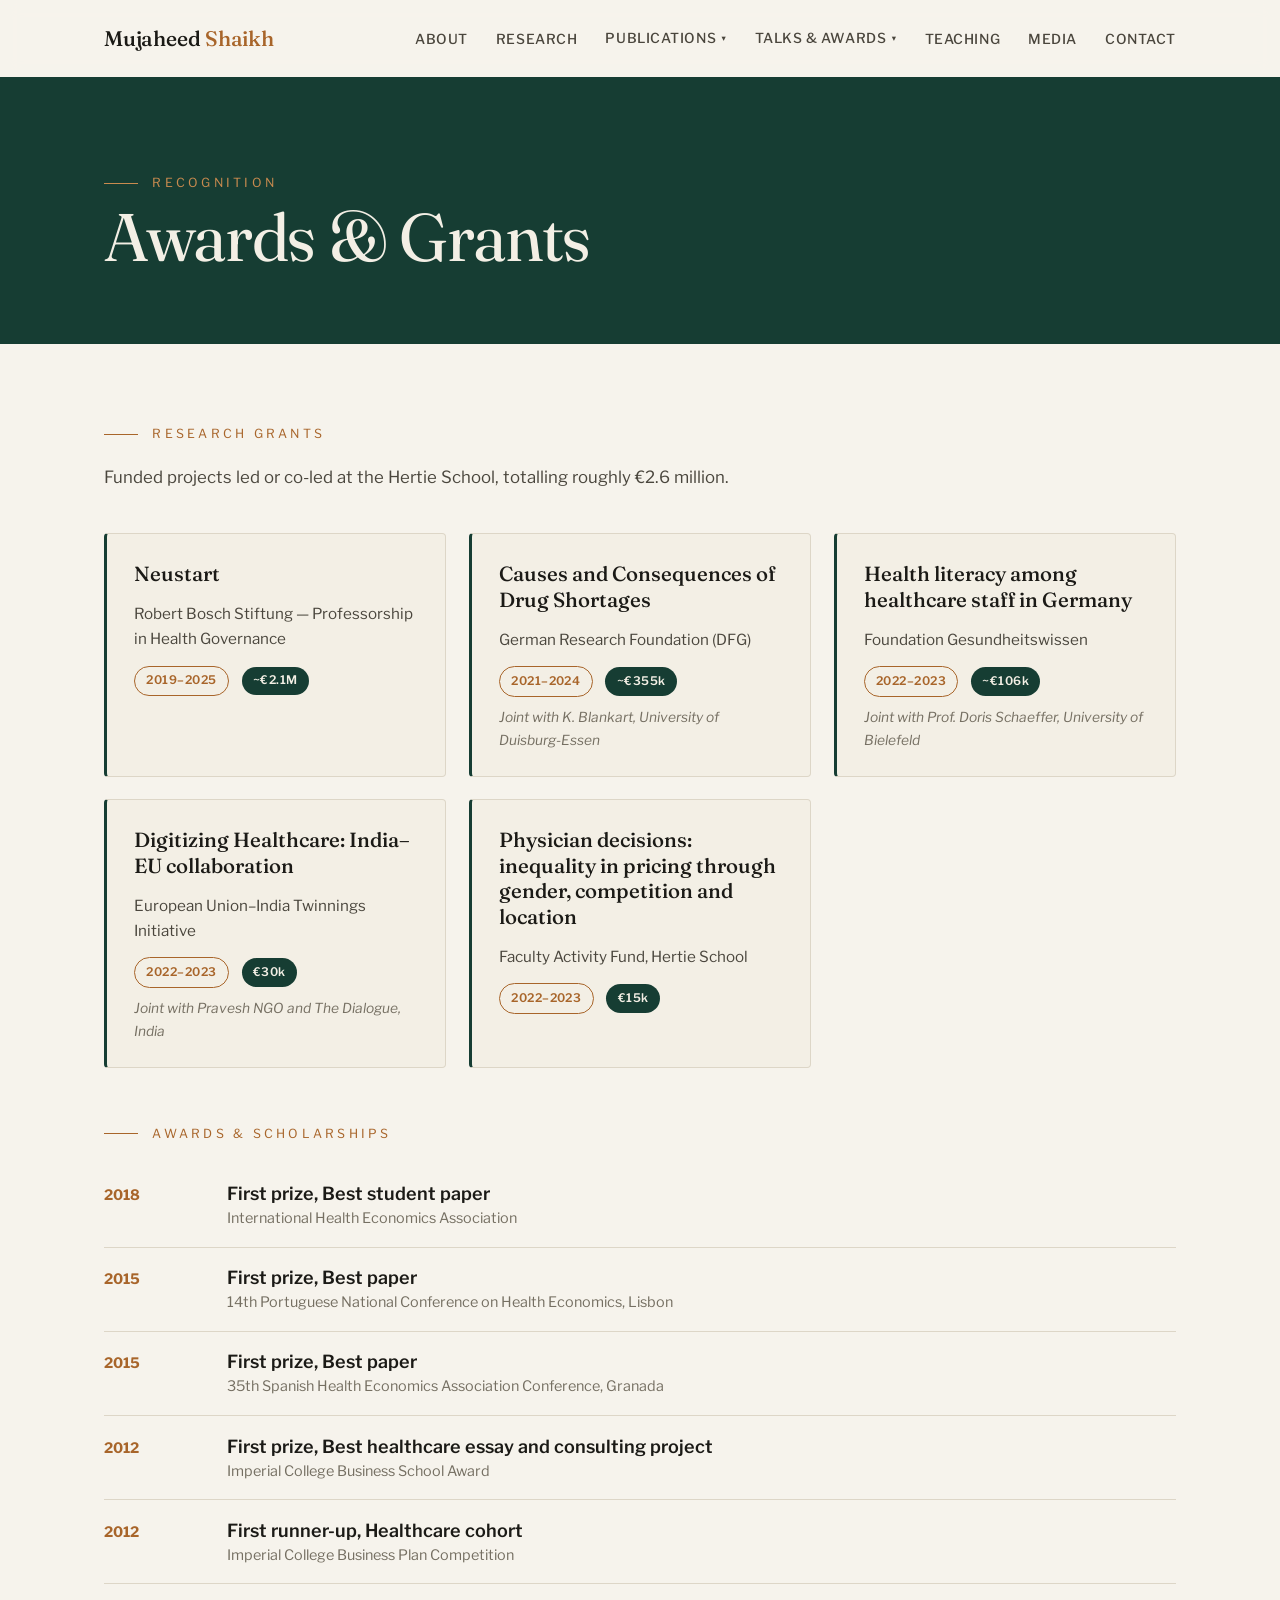
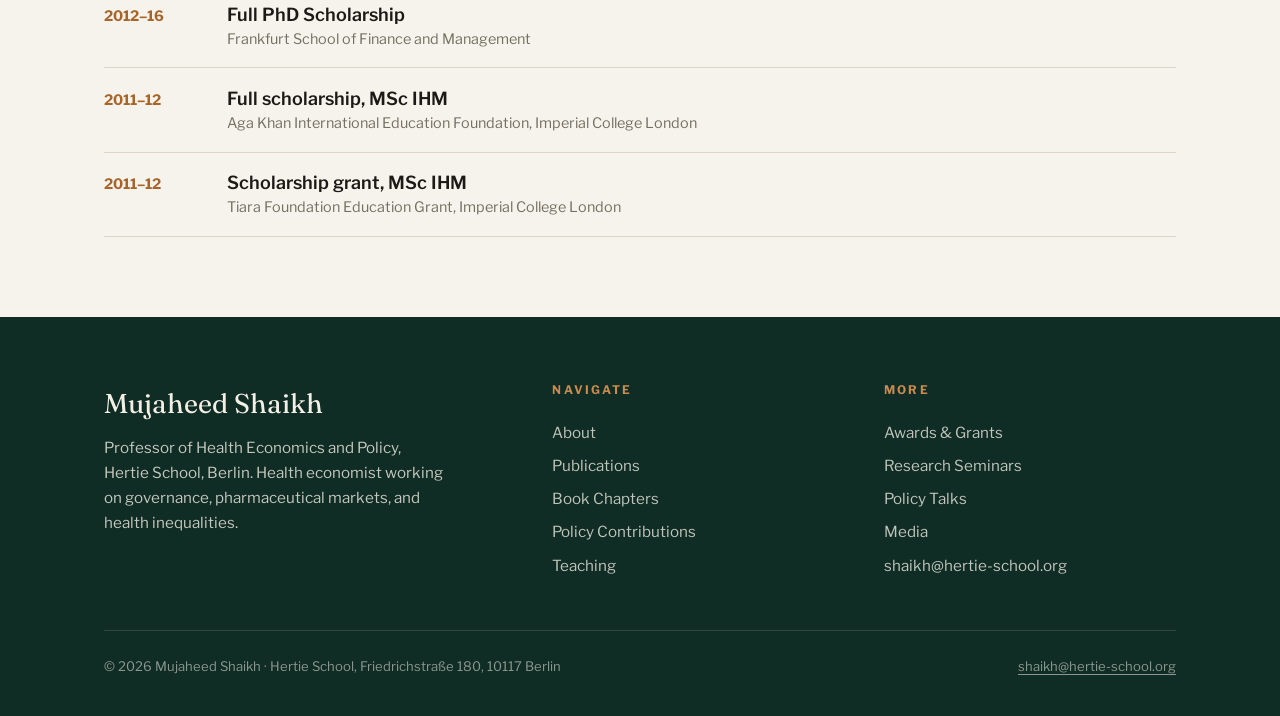
<file: awards-grants.html>
<!DOCTYPE html>
<html lang="en">
<head>
<meta charset="UTF-8">
<meta name="viewport" content="width=device-width, initial-scale=1.0">
<title>Awards &amp; Grants | Mujaheed Shaikh</title>
<link rel="canonical" href="https://mujaheedshaikh.com/awards-grants.html" />
<meta name="description" content="Research grants, awards, and scholarships held by Mujaheed Shaikh.">
<link rel="preconnect" href="https://fonts.googleapis.com">
<link rel="preconnect" href="https://fonts.gstatic.com" crossorigin>
<link href="https://fonts.googleapis.com/css2?family=Fraunces:ital,opsz,wght@0,9..144,300..600;1,9..144,300..500&family=Libre+Franklin:wght@300;400;500;600;700&display=swap" rel="stylesheet">
<link rel="icon" href="favicon.svg" type="image/svg+xml">
<link rel="icon" href="favicon.ico" sizes="any">
<link rel="apple-touch-icon" href="apple-touch-icon.png">
<link rel="stylesheet" href="styles.css">
</head>
<body>

<header class="site-header" id="top">
  <nav class="wrap nav">
    <a class="brand" href="index.html">Mujaheed <span>Shaikh</span></a>
    <input type="checkbox" id="nav-toggle" class="nav-toggle" hidden>
    <ul class="nav-links">
      <li><a href="index.html#about">About</a></li>
      <li><a href="index.html#research">Research</a></li>
      <li class="has-dropdown">
        <a href="peer-reviewed-publications.html" class="drop-toggle">Publications <span class="caret">&#9662;</span></a>
        <ul class="dropdown">
          <li><a href="peer-reviewed-publications.html">Peer-Reviewed Articles</a></li>
          <li><a href="book-chapters.html">Book Chapters</a></li>
          <li><a href="policy-contributions.html">Policy Contributions</a></li>
        </ul>
      </li>
      <li class="has-dropdown">
        <a href="research-seminars.html" class="drop-toggle">Talks &amp; Awards <span class="caret">&#9662;</span></a>
        <ul class="dropdown">
          <li><a href="research-seminars.html">Research Seminars</a></li>
          <li><a href="policy-talks.html">Policy Talks</a></li>
          <li><a href="awards-grants.html">Awards &amp; Grants</a></li>
        </ul>
      </li>
      <li><a href="teaching.html">Teaching</a></li>
      <li><a href="media.html">Media</a></li>
      <li><a href="index.html#contact">Contact</a></li>
    </ul>
    <label class="hamburger" for="nav-toggle" aria-label="Menu"><span></span><span></span><span></span></label>
  </nav>
</header>

<section class="page-head">
  <div class="wrap">
    <p class="section-label">Recognition</p>
    <h1>Awards &amp; Grants</h1>
    
  </div>
</section>

<section class="content">
  <div class="wrap">
<p class="section-label">Research Grants</p>
<p class="content-lead">Funded projects led or co-led at the Hertie School, totalling roughly &euro;2.6 million.</p>
<div class="card-grid"><div class="grant-card">
      <h3>Neustart</h3>
      <p class="funder">Robert Bosch Stiftung &mdash; Professorship in Health Governance</p>
      <div class="grant-meta"><span class="pill year">2019&ndash;2025</span><span class="pill amount">~&euro;2.1M</span></div>
      
    </div><div class="grant-card">
      <h3>Causes and Consequences of Drug Shortages</h3>
      <p class="funder">German Research Foundation (DFG)</p>
      <div class="grant-meta"><span class="pill year">2021&ndash;2024</span><span class="pill amount">~&euro;355k</span></div>
      <p class="joint">Joint with K. Blankart, University of Duisburg-Essen</p>
    </div><div class="grant-card">
      <h3>Health literacy among healthcare staff in Germany</h3>
      <p class="funder">Foundation Gesundheitswissen</p>
      <div class="grant-meta"><span class="pill year">2022&ndash;2023</span><span class="pill amount">~&euro;106k</span></div>
      <p class="joint">Joint with Prof. Doris Schaeffer, University of Bielefeld</p>
    </div><div class="grant-card">
      <h3>Digitizing Healthcare: India&ndash;EU collaboration</h3>
      <p class="funder">European Union&ndash;India Twinnings Initiative</p>
      <div class="grant-meta"><span class="pill year">2022&ndash;2023</span><span class="pill amount">&euro;30k</span></div>
      <p class="joint">Joint with Pravesh NGO and The Dialogue, India</p>
    </div><div class="grant-card">
      <h3>Physician decisions: inequality in pricing through gender, competition and location</h3>
      <p class="funder">Faculty Activity Fund, Hertie School</p>
      <div class="grant-meta"><span class="pill year">2022&ndash;2023</span><span class="pill amount">&euro;15k</span></div>
      
    </div></div>
<div style="height:3.5rem"></div>
<p class="section-label">Awards &amp; Scholarships</p>
<ul class="award-list"><li><span class="when">2018</span><span class="what"><strong>First prize, Best student paper</strong><span class="org">International Health Economics Association</span></span></li><li><span class="when">2015</span><span class="what"><strong>First prize, Best paper</strong><span class="org">14th Portuguese National Conference on Health Economics, Lisbon</span></span></li><li><span class="when">2015</span><span class="what"><strong>First prize, Best paper</strong><span class="org">35th Spanish Health Economics Association Conference, Granada</span></span></li><li><span class="when">2012</span><span class="what"><strong>First prize, Best healthcare essay and consulting project</strong><span class="org">Imperial College Business School Award</span></span></li><li><span class="when">2012</span><span class="what"><strong>First runner-up, Healthcare cohort</strong><span class="org">Imperial College Business Plan Competition</span></span></li><li><span class="when">2012&ndash;16</span><span class="what"><strong>Full PhD Scholarship</strong><span class="org">Frankfurt School of Finance and Management</span></span></li><li><span class="when">2011&ndash;12</span><span class="what"><strong>Full scholarship, MSc IHM</strong><span class="org">Aga Khan International Education Foundation, Imperial College London</span></span></li><li><span class="when">2011&ndash;12</span><span class="what"><strong>Scholarship grant, MSc IHM</strong><span class="org">Tiara Foundation Education Grant, Imperial College London</span></span></li></ul>  </div>
</section>

<footer class="site-footer" id="contact">
  <div class="wrap">
    <div class="footer-top">
      <div class="footer-brand">
        <p class="name">Mujaheed Shaikh</p>
        <p>Professor of Health Economics and Policy, Hertie School, Berlin. Health economist working on governance, pharmaceutical markets, and health inequalities.</p>
      </div>
      <div class="footer-col">
        <h5>Navigate</h5>
        <a href="index.html#about">About</a>
        <a href="peer-reviewed-publications.html">Publications</a>
        <a href="book-chapters.html">Book Chapters</a>
        <a href="policy-contributions.html">Policy Contributions</a>
        <a href="teaching.html">Teaching</a>
      </div>
      <div class="footer-col">
        <h5>More</h5>
        <a href="awards-grants.html">Awards &amp; Grants</a>
        <a href="research-seminars.html">Research Seminars</a>
        <a href="policy-talks.html">Policy Talks</a>
        <a href="media.html">Media</a>
        <a href="mailto:shaikh@hertie-school.org">shaikh@hertie-school.org</a>
      </div>
    </div>
    <div class="footer-bottom">
      <span>&copy; <span id="year"></span> Mujaheed Shaikh &middot; Hertie School, Friedrichstra&szlig;e 180, 10117 Berlin</span>
      <span><a href="mailto:shaikh@hertie-school.org">shaikh@hertie-school.org</a></span>
    </div>
  </div>
</footer>

<script>
  const header = document.querySelector('.site-header');
  const onScroll = () => header.classList.toggle('scrolled', window.scrollY > 20);
  onScroll(); window.addEventListener('scroll', onScroll, { passive: true });
  const toggle = document.getElementById('nav-toggle');
  document.querySelectorAll('.nav-links a').forEach(a => a.addEventListener('click', () => { toggle.checked = false; }));
  document.getElementById('year').textContent = new Date().getFullYear();
</script>
</body>
</html>
</file>
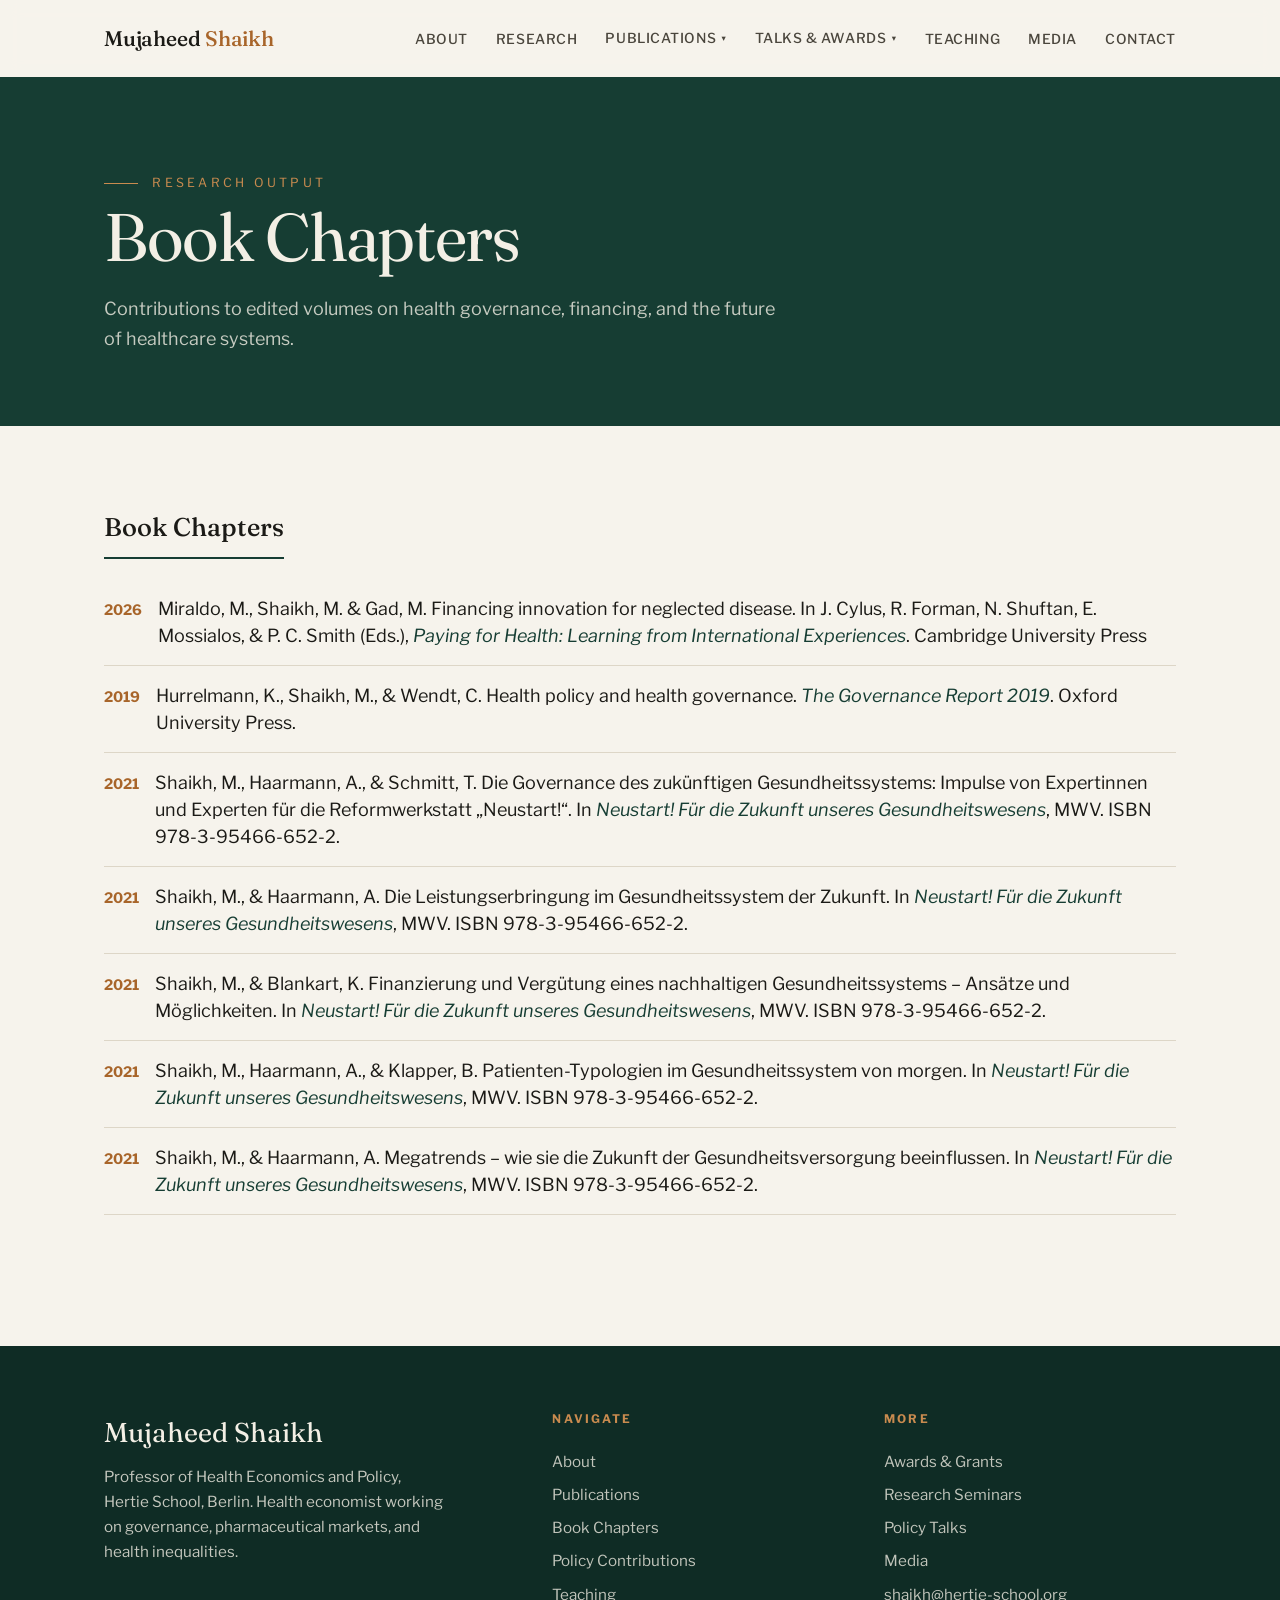
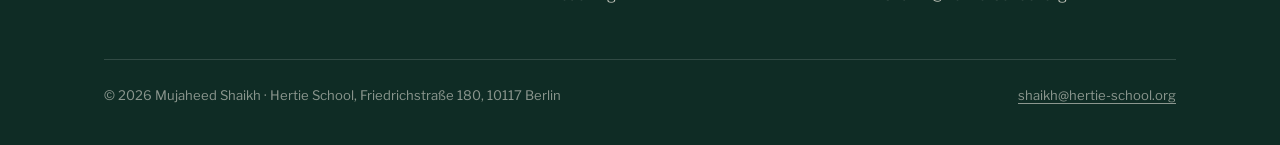
<file: book-chapters.html>
<!DOCTYPE html>
<html lang="en">
<head>
<meta charset="UTF-8">
<meta name="viewport" content="width=device-width, initial-scale=1.0">
<title>Book Chapters | Mujaheed Shaikh</title>
<link rel="canonical" href="https://mujaheedshaikh.com/book-chapters.html" />
<meta name="description" content="Book chapters by Mujaheed Shaikh on health governance, financing, and policy.">
<link rel="preconnect" href="https://fonts.googleapis.com">
<link rel="preconnect" href="https://fonts.gstatic.com" crossorigin>
<link href="https://fonts.googleapis.com/css2?family=Fraunces:ital,opsz,wght@0,9..144,300..600;1,9..144,300..500&family=Libre+Franklin:wght@300;400;500;600;700&display=swap" rel="stylesheet">
<link rel="icon" href="favicon.svg" type="image/svg+xml">
<link rel="icon" href="favicon.ico" sizes="any">
<link rel="apple-touch-icon" href="apple-touch-icon.png">
<link rel="stylesheet" href="styles.css">
</head>
<body>

<header class="site-header" id="top">
  <nav class="wrap nav">
    <a class="brand" href="index.html">Mujaheed <span>Shaikh</span></a>
    <input type="checkbox" id="nav-toggle" class="nav-toggle" hidden>
    <ul class="nav-links">
      <li><a href="index.html#about">About</a></li>
      <li><a href="index.html#research">Research</a></li>
      <li class="has-dropdown">
        <a href="peer-reviewed-publications.html" class="drop-toggle">Publications <span class="caret">&#9662;</span></a>
        <ul class="dropdown">
          <li><a href="peer-reviewed-publications.html">Peer-Reviewed Articles</a></li>
          <li><a href="book-chapters.html">Book Chapters</a></li>
          <li><a href="policy-contributions.html">Policy Contributions</a></li>
        </ul>
      </li>
      <li class="has-dropdown">
        <a href="research-seminars.html" class="drop-toggle">Talks &amp; Awards <span class="caret">&#9662;</span></a>
        <ul class="dropdown">
          <li><a href="research-seminars.html">Research Seminars</a></li>
          <li><a href="policy-talks.html">Policy Talks</a></li>
          <li><a href="awards-grants.html">Awards &amp; Grants</a></li>
        </ul>
      </li>
      <li><a href="teaching.html">Teaching</a></li>
      <li><a href="media.html">Media</a></li>
      <li><a href="index.html#contact">Contact</a></li>
    </ul>
    <label class="hamburger" for="nav-toggle" aria-label="Menu"><span></span><span></span><span></span></label>
  </nav>
</header>

<section class="page-head">
  <div class="wrap">
    <p class="section-label">Research Output</p>
    <h1>Book Chapters</h1>
    <p>Contributions to edited volumes on health governance, financing, and the future of healthcare systems.</p>
  </div>
</section>

<section class="content">
  <div class="wrap">
<div class="pub-group"><h2>Book Chapters</h2><ul class="ref-list"><li><span class="yr">2026</span><span class="ref">Miraldo, M., Shaikh, M. &amp; Gad, M. Financing innovation for neglected disease. In J. Cylus, R. Forman, N. Shuftan, E. Mossialos, & P. C. Smith (Eds.), <span class="venue">Paying for Health: Learning from International Experiences</span>. Cambridge University Press</span></li><li><span class="yr">2019</span><span class="ref">Hurrelmann, K., Shaikh, M., &amp; Wendt, C. Health policy and health governance. <span class="venue">The Governance Report 2019</span>. Oxford University Press.</span></li><li><span class="yr">2021</span><span class="ref">Shaikh, M., Haarmann, A., &amp; Schmitt, T. Die Governance des zuk&uuml;nftigen Gesundheitssystems: Impulse von Expertinnen und Experten f&uuml;r die Reformwerkstatt &bdquo;Neustart!&ldquo;. In <span class="venue">Neustart! F&uuml;r die Zukunft unseres Gesundheitswesens</span>, MWV. ISBN 978-3-95466-652-2.</span></li><li><span class="yr">2021</span><span class="ref">Shaikh, M., &amp; Haarmann, A. Die Leistungserbringung im Gesundheitssystem der Zukunft. In <span class="venue">Neustart! F&uuml;r die Zukunft unseres Gesundheitswesens</span>, MWV. ISBN 978-3-95466-652-2.</span></li><li><span class="yr">2021</span><span class="ref">Shaikh, M., &amp; Blankart, K. Finanzierung und Verg&uuml;tung eines nachhaltigen Gesundheitssystems &ndash; Ans&auml;tze und M&ouml;glichkeiten. In <span class="venue">Neustart! F&uuml;r die Zukunft unseres Gesundheitswesens</span>, MWV. ISBN 978-3-95466-652-2.</span></li><li><span class="yr">2021</span><span class="ref">Shaikh, M., Haarmann, A., &amp; Klapper, B. Patienten-Typologien im Gesundheitssystem von morgen. In <span class="venue">Neustart! F&uuml;r die Zukunft unseres Gesundheitswesens</span>, MWV. ISBN 978-3-95466-652-2.</span></li><li><span class="yr">2021</span><span class="ref">Shaikh, M., &amp; Haarmann, A. Megatrends &ndash; wie sie die Zukunft der Gesundheitsversorgung beeinflussen. In <span class="venue">Neustart! F&uuml;r die Zukunft unseres Gesundheitswesens</span>, MWV. ISBN 978-3-95466-652-2.</span></li></ul></div>  </div>
</section>

<footer class="site-footer" id="contact">
  <div class="wrap">
    <div class="footer-top">
      <div class="footer-brand">
        <p class="name">Mujaheed Shaikh</p>
        <p>Professor of Health Economics and Policy, Hertie School, Berlin. Health economist working on governance, pharmaceutical markets, and health inequalities.</p>
      </div>
      <div class="footer-col">
        <h5>Navigate</h5>
        <a href="index.html#about">About</a>
        <a href="peer-reviewed-publications.html">Publications</a>
        <a href="book-chapters.html">Book Chapters</a>
        <a href="policy-contributions.html">Policy Contributions</a>
        <a href="teaching.html">Teaching</a>
      </div>
      <div class="footer-col">
        <h5>More</h5>
        <a href="awards-grants.html">Awards &amp; Grants</a>
        <a href="research-seminars.html">Research Seminars</a>
        <a href="policy-talks.html">Policy Talks</a>
        <a href="media.html">Media</a>
        <a href="mailto:shaikh@hertie-school.org">shaikh@hertie-school.org</a>
      </div>
    </div>
    <div class="footer-bottom">
      <span>&copy; <span id="year"></span> Mujaheed Shaikh &middot; Hertie School, Friedrichstra&szlig;e 180, 10117 Berlin</span>
      <span><a href="mailto:shaikh@hertie-school.org">shaikh@hertie-school.org</a></span>
    </div>
  </div>
</footer>

<script>
  const header = document.querySelector('.site-header');
  const onScroll = () => header.classList.toggle('scrolled', window.scrollY > 20);
  onScroll(); window.addEventListener('scroll', onScroll, { passive: true });
  const toggle = document.getElementById('nav-toggle');
  document.querySelectorAll('.nav-links a').forEach(a => a.addEventListener('click', () => { toggle.checked = false; }));
  document.getElementById('year').textContent = new Date().getFullYear();
</script>
</body>
</html>
</file>
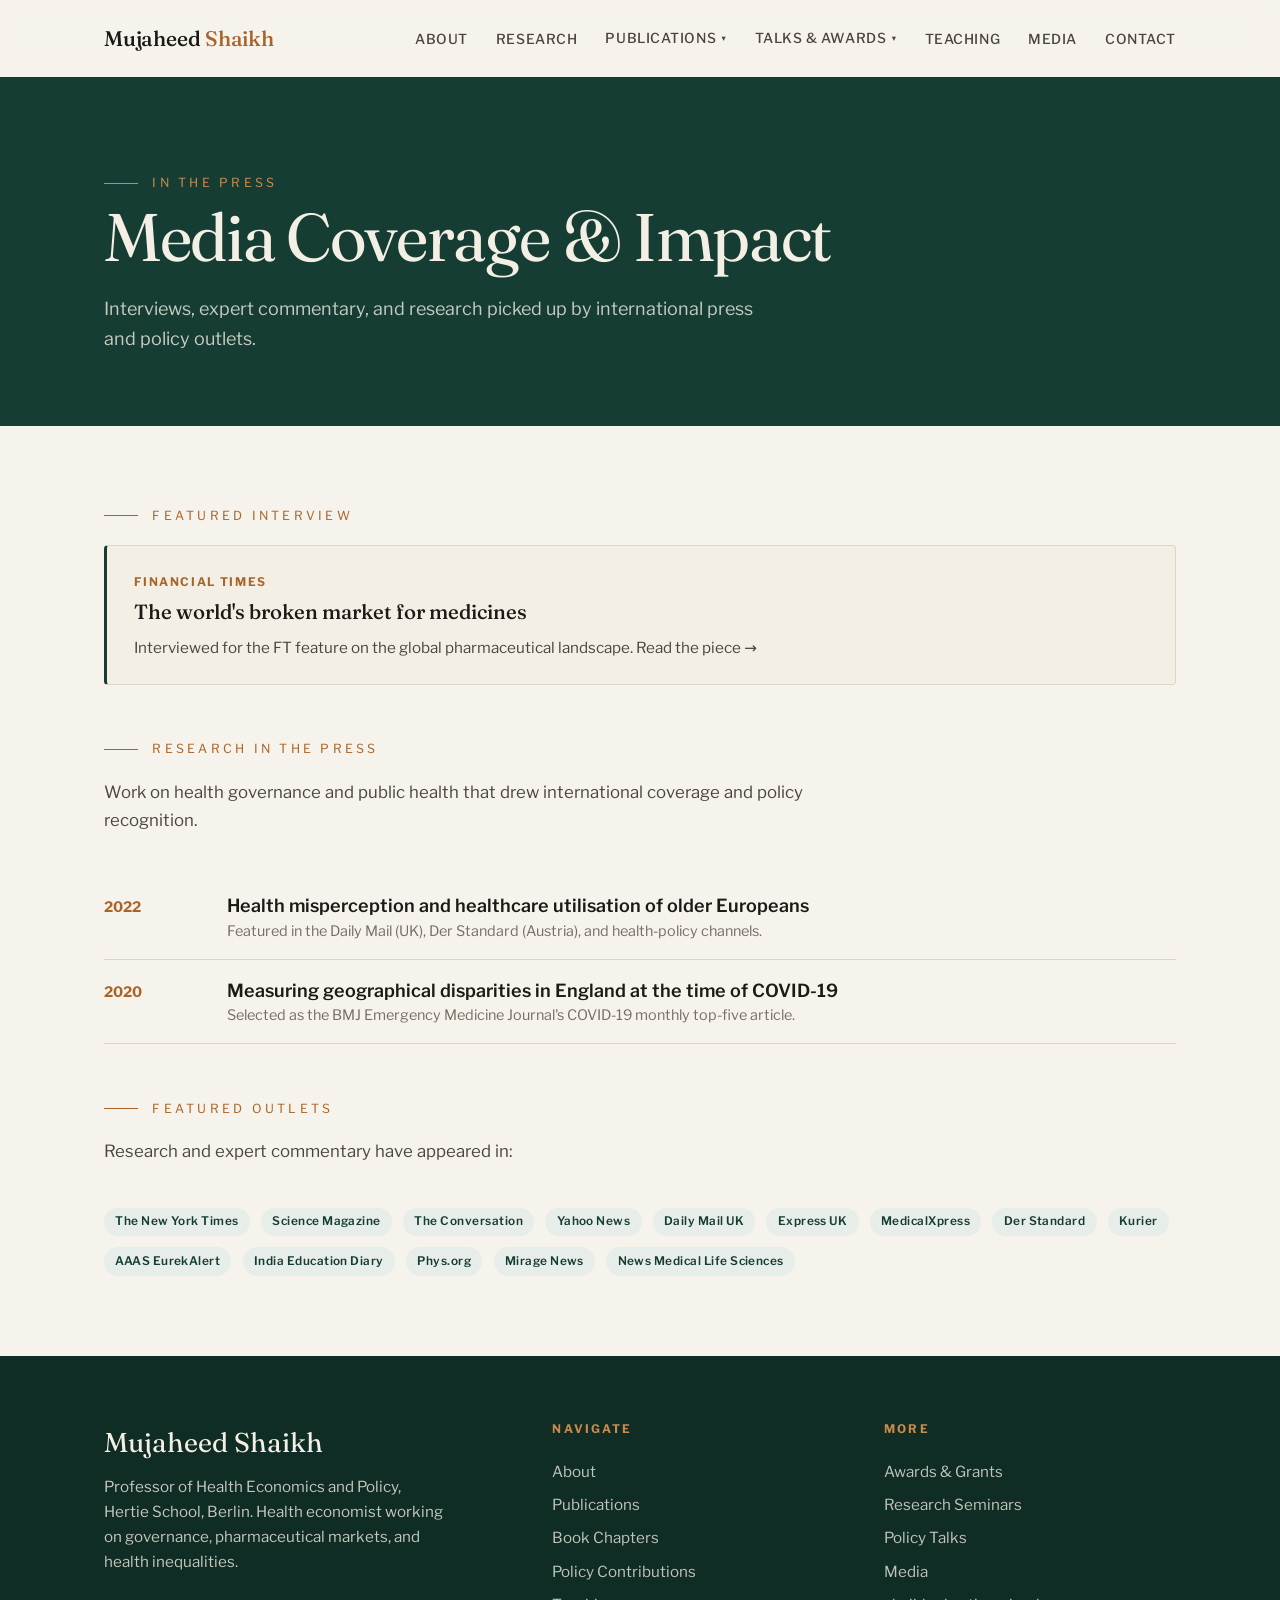
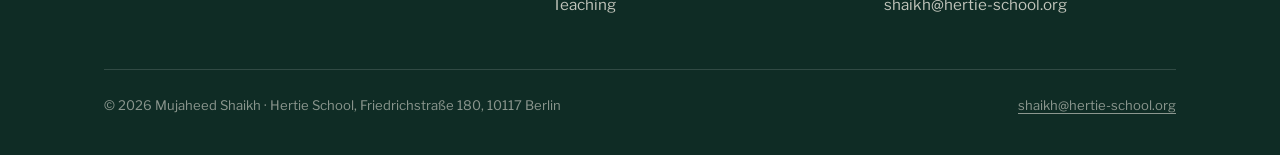
<file: media.html>
<!DOCTYPE html>
<html lang="en">
<head>
<meta charset="UTF-8">
<meta name="viewport" content="width=device-width, initial-scale=1.0">
<title>Media | Mujaheed Shaikh</title>
<link rel="canonical" href="https://mujaheedshaikh.com/media.html" />
<meta name="description" content="Media coverage and public commentary featuring Mujaheed Shaikh, Professor of Health Economics and Policy at the Hertie School, Berlin.">
<link rel="preconnect" href="https://fonts.googleapis.com">
<link rel="preconnect" href="https://fonts.gstatic.com" crossorigin>
<link href="https://fonts.googleapis.com/css2?family=Fraunces:ital,opsz,wght@0,9..144,300..600;1,9..144,300..500&family=Libre+Franklin:wght@300;400;500;600;700&display=swap" rel="stylesheet">
<link rel="icon" href="favicon.svg" type="image/svg+xml">
<link rel="icon" href="favicon.ico" sizes="any">
<link rel="apple-touch-icon" href="apple-touch-icon.png">
<link rel="stylesheet" href="styles.css">
</head>
<body>

<header class="site-header" id="top">
  <nav class="wrap nav">
    <a class="brand" href="index.html">Mujaheed <span>Shaikh</span></a>
    <input type="checkbox" id="nav-toggle" class="nav-toggle" hidden>
    <ul class="nav-links">
      <li><a href="index.html#about">About</a></li>
      <li><a href="index.html#research">Research</a></li>
      <li class="has-dropdown">
        <a href="peer-reviewed-publications.html" class="drop-toggle">Publications <span class="caret">&#9662;</span></a>
        <ul class="dropdown">
          <li><a href="peer-reviewed-publications.html">Peer-Reviewed Articles</a></li>
          <li><a href="book-chapters.html">Book Chapters</a></li>
          <li><a href="policy-contributions.html">Policy Contributions</a></li>
        </ul>
      </li>
      <li class="has-dropdown">
        <a href="research-seminars.html" class="drop-toggle">Talks &amp; Awards <span class="caret">&#9662;</span></a>
        <ul class="dropdown">
          <li><a href="research-seminars.html">Research Seminars</a></li>
          <li><a href="policy-talks.html">Policy Talks</a></li>
          <li><a href="awards-grants.html">Awards &amp; Grants</a></li>
        </ul>
      </li>
      <li><a href="teaching.html">Teaching</a></li>
      <li><a href="media.html">Media</a></li>
      <li><a href="index.html#contact">Contact</a></li>
    </ul>
    <label class="hamburger" for="nav-toggle" aria-label="Menu"><span></span><span></span><span></span></label>
  </nav>
</header>

<section class="page-head">
  <div class="wrap">
    <p class="section-label">In the Press</p>
    <h1>Media Coverage &amp; Impact</h1>
    <p>Interviews, expert commentary, and research picked up by international press and policy outlets.</p>
  </div>
</section>

<section class="content">
  <div class="wrap">

    <p class="section-label">Featured Interview</p>
    <a class="grant-card" style="display:block;text-decoration:none;margin-bottom:3.4rem" href="https://www.ft.com/content/6143300d-d11a-4b2f-898c-87c5dd0ff6ce" target="_blank" rel="noopener">
      <p class="funder" style="margin-bottom:.4rem;text-transform:uppercase;letter-spacing:.14em;font-size:.74rem;color:var(--ochre);font-weight:700">Financial Times</p>
      <h3 style="margin:0 0 .6rem">The world's broken market for medicines</h3>
      <p class="funder" style="margin:0">Interviewed for the FT feature on the global pharmaceutical landscape. Read the piece &rarr;</p>
    </a>

    <p class="section-label">Research in the Press</p>
    <p class="content-lead">Work on health governance and public health that drew international coverage and policy recognition.</p>
    <ul class="award-list" style="margin-bottom:3.4rem">
      <li>
        <span class="when">2022</span>
        <span class="what"><strong>Health misperception and healthcare utilisation of older Europeans</strong>
        <span class="org">Featured in the Daily Mail (UK), Der Standard (Austria), and health-policy channels.</span></span>
      </li>
      <li>
        <span class="when">2020</span>
        <span class="what"><strong>Measuring geographical disparities in England at the time of COVID-19</strong>
        <span class="org">Selected as the BMJ Emergency Medicine Journal's COVID-19 monthly top-five article.</span></span>
      </li>
    </ul>

    <p class="section-label">Featured Outlets</p>
    <p class="content-lead">Research and expert commentary have appeared in:</p>
    <div class="grant-meta" style="gap:.7rem">
      <span class="pill">The New York Times</span>
      <span class="pill">Science Magazine</span>
      <span class="pill">The Conversation</span>
      <span class="pill">Yahoo News</span>
      <span class="pill">Daily Mail UK</span>
      <span class="pill">Express UK</span>
      <span class="pill">MedicalXpress</span>
      <span class="pill">Der Standard</span>
      <span class="pill">Kurier</span>
      <span class="pill">AAAS EurekAlert</span>
      <span class="pill">India Education Diary</span>
      <span class="pill">Phys.org</span>
      <span class="pill">Mirage News</span>
      <span class="pill">News Medical Life Sciences</span>
    </div>

  </div>
</section>

<footer class="site-footer" id="contact">
  <div class="wrap">
    <div class="footer-top">
      <div class="footer-brand">
        <p class="name">Mujaheed Shaikh</p>
        <p>Professor of Health Economics and Policy, Hertie School, Berlin. Health economist working on governance, pharmaceutical markets, and health inequalities.</p>
      </div>
      <div class="footer-col">
        <h5>Navigate</h5>
        <a href="index.html#about">About</a>
        <a href="peer-reviewed-publications.html">Publications</a>
        <a href="book-chapters.html">Book Chapters</a>
        <a href="policy-contributions.html">Policy Contributions</a>
        <a href="teaching.html">Teaching</a>
      </div>
      <div class="footer-col">
        <h5>More</h5>
        <a href="awards-grants.html">Awards &amp; Grants</a>
        <a href="research-seminars.html">Research Seminars</a>
        <a href="policy-talks.html">Policy Talks</a>
        <a href="media.html">Media</a>
        <a href="mailto:shaikh@hertie-school.org">shaikh@hertie-school.org</a>
      </div>
    </div>
    <div class="footer-bottom">
      <span>&copy; <span id="year"></span> Mujaheed Shaikh &middot; Hertie School, Friedrichstra&szlig;e 180, 10117 Berlin</span>
      <span><a href="mailto:shaikh@hertie-school.org">shaikh@hertie-school.org</a></span>
    </div>
  </div>
</footer>

<script>
  const header = document.querySelector('.site-header');
  const onScroll = () => header.classList.toggle('scrolled', window.scrollY > 20);
  onScroll(); window.addEventListener('scroll', onScroll, { passive: true });
  const toggle = document.getElementById('nav-toggle');
  document.querySelectorAll('.nav-links a').forEach(a => a.addEventListener('click', () => { toggle.checked = false; }));
  document.getElementById('year').textContent = new Date().getFullYear();
</script>
</body>
</html>
</file>
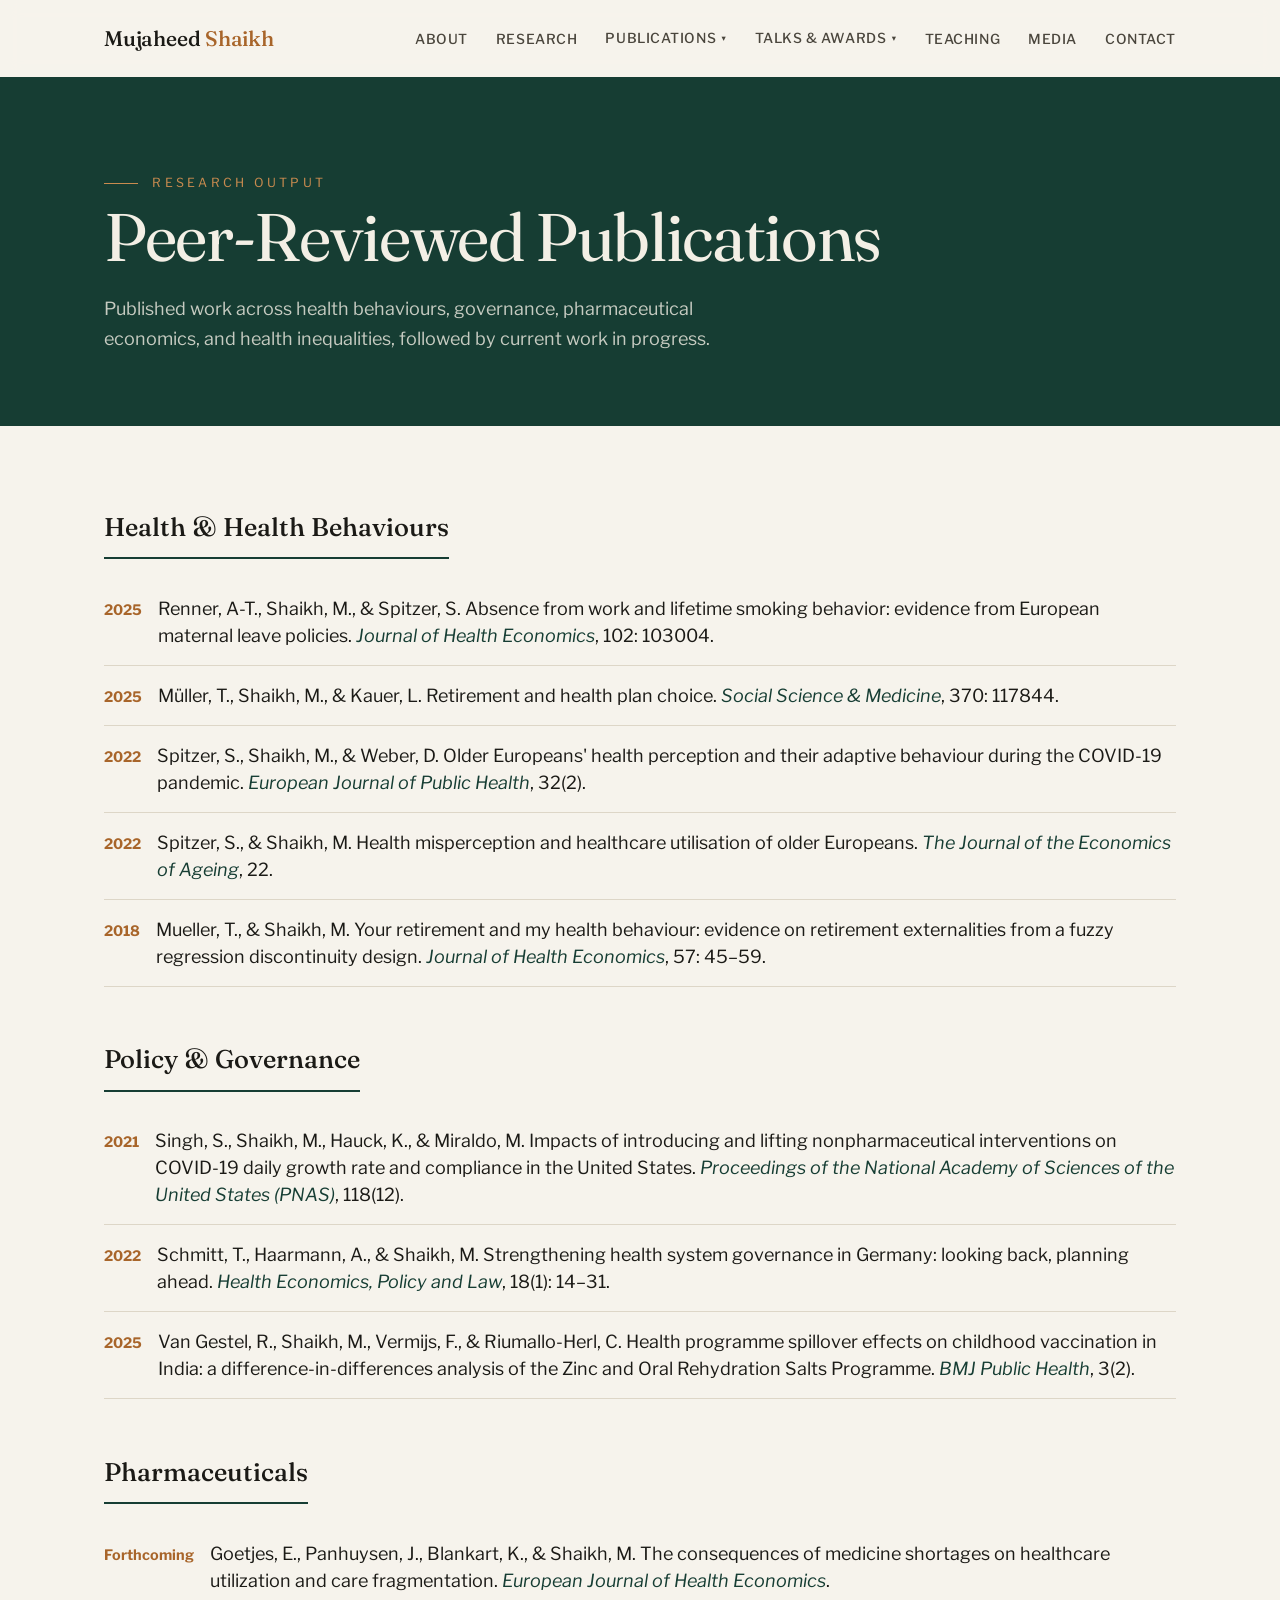
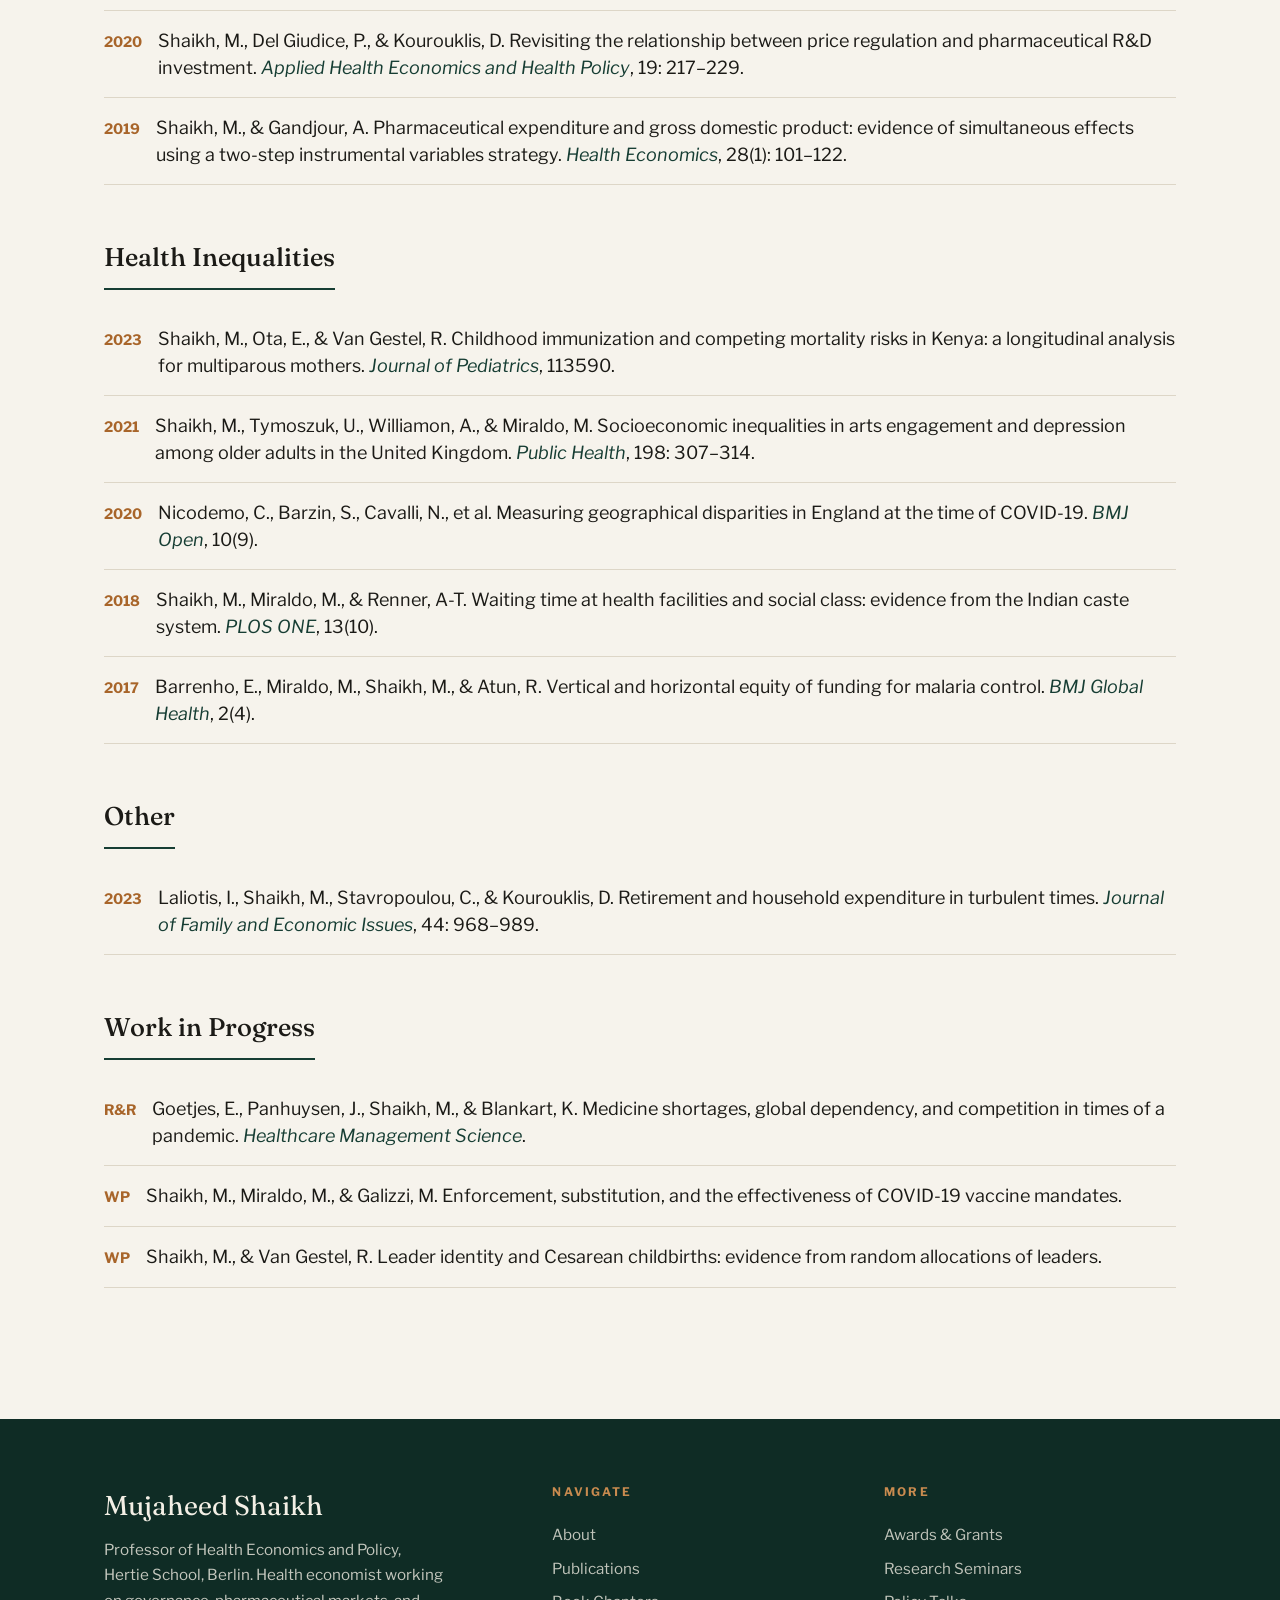
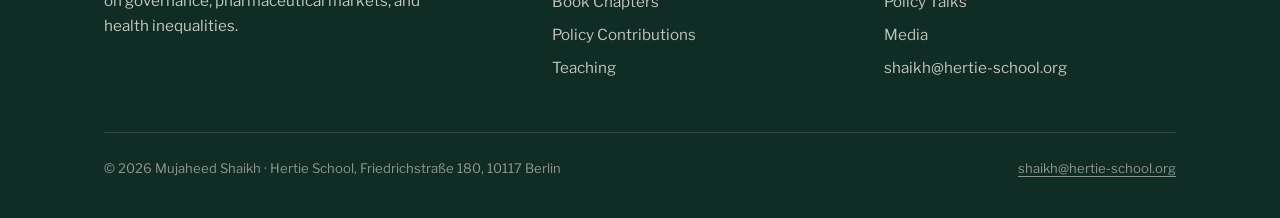
<file: peer-reviewed-publications.html>
<!DOCTYPE html>
<html lang="en">
<head>
<meta charset="UTF-8">
<meta name="viewport" content="width=device-width, initial-scale=1.0">
<title>Publications | Mujaheed Shaikh</title>
<link rel="canonical" href="https://mujaheedshaikh.com/peer-reviewed-publications.html" />
<meta name="description" content="Peer-reviewed publications and work in progress by Mujaheed Shaikh, Professor of Health Economics and Policy at the Hertie School, Berlin.">
<link rel="preconnect" href="https://fonts.googleapis.com">
<link rel="preconnect" href="https://fonts.gstatic.com" crossorigin>
<link href="https://fonts.googleapis.com/css2?family=Fraunces:ital,opsz,wght@0,9..144,300..600;1,9..144,300..500&family=Libre+Franklin:wght@300;400;500;600;700&display=swap" rel="stylesheet">
<link rel="icon" href="favicon.svg" type="image/svg+xml">
<link rel="icon" href="favicon.ico" sizes="any">
<link rel="apple-touch-icon" href="apple-touch-icon.png">
<link rel="stylesheet" href="styles.css">
</head>
<body>

<header class="site-header" id="top">
  <nav class="wrap nav">
    <a class="brand" href="index.html">Mujaheed <span>Shaikh</span></a>
    <input type="checkbox" id="nav-toggle" class="nav-toggle" hidden>
    <ul class="nav-links">
      <li><a href="index.html#about">About</a></li>
      <li><a href="index.html#research">Research</a></li>
      <li class="has-dropdown">
        <a href="peer-reviewed-publications.html" class="drop-toggle">Publications <span class="caret">&#9662;</span></a>
        <ul class="dropdown">
          <li><a href="peer-reviewed-publications.html">Peer-Reviewed Articles</a></li>
          <li><a href="book-chapters.html">Book Chapters</a></li>
          <li><a href="policy-contributions.html">Policy Contributions</a></li>
        </ul>
      </li>
      <li class="has-dropdown">
        <a href="research-seminars.html" class="drop-toggle">Talks &amp; Awards <span class="caret">&#9662;</span></a>
        <ul class="dropdown">
          <li><a href="research-seminars.html">Research Seminars</a></li>
          <li><a href="policy-talks.html">Policy Talks</a></li>
          <li><a href="awards-grants.html">Awards &amp; Grants</a></li>
        </ul>
      </li>
      <li><a href="teaching.html">Teaching</a></li>
      <li><a href="media.html">Media</a></li>
      <li><a href="index.html#contact">Contact</a></li>
    </ul>
    <label class="hamburger" for="nav-toggle" aria-label="Menu">
      <span></span><span></span><span></span>
    </label>
  </nav>
</header>

<section class="page-head">
  <div class="wrap">
    <p class="section-label">Research Output</p>
    <h1>Peer-Reviewed Publications</h1>
    <p>Published work across health behaviours, governance, pharmaceutical economics, and health inequalities, followed by current work in progress.</p>
  </div>
</section>

<section class="content">
  <div class="wrap">

    <div class="pub-group">
      <h2>Health &amp; Health Behaviours</h2>
      <ul class="ref-list">
        <li><span class="yr">2025</span><span class="ref">Renner, A-T., Shaikh, M., &amp; Spitzer, S. Absence from work and lifetime smoking behavior: evidence from European maternal leave policies. <span class="venue">Journal of Health Economics</span>, 102: 103004.</span></li>
        <li><span class="yr">2025</span><span class="ref">M&uuml;ller, T., Shaikh, M., &amp; Kauer, L. Retirement and health plan choice. <span class="venue">Social Science &amp; Medicine</span>, 370: 117844.</span></li>
        <li><span class="yr">2022</span><span class="ref">Spitzer, S., Shaikh, M., &amp; Weber, D. Older Europeans' health perception and their adaptive behaviour during the COVID-19 pandemic. <span class="venue">European Journal of Public Health</span>, 32(2).</span></li>
        <li><span class="yr">2022</span><span class="ref">Spitzer, S., &amp; Shaikh, M. Health misperception and healthcare utilisation of older Europeans. <span class="venue">The Journal of the Economics of Ageing</span>, 22.</span></li>
        <li><span class="yr">2018</span><span class="ref">Mueller, T., &amp; Shaikh, M. Your retirement and my health behaviour: evidence on retirement externalities from a fuzzy regression discontinuity design. <span class="venue">Journal of Health Economics</span>, 57: 45&ndash;59.</span></li>
      </ul>
    </div>

    <div class="pub-group">
      <h2>Policy &amp; Governance</h2>
      <ul class="ref-list">
        <li><span class="yr">2021</span><span class="ref">Singh, S., Shaikh, M., Hauck, K., &amp; Miraldo, M. Impacts of introducing and lifting nonpharmaceutical interventions on COVID-19 daily growth rate and compliance in the United States. <span class="venue">Proceedings of the National Academy of Sciences of the United States (PNAS)</span>, 118(12).</span></li>
        <li><span class="yr">2022</span><span class="ref">Schmitt, T., Haarmann, A., &amp; Shaikh, M. Strengthening health system governance in Germany: looking back, planning ahead. <span class="venue">Health Economics, Policy and Law</span>, 18(1): 14&ndash;31.</span></li>
        <li><span class="yr">2025</span><span class="ref">Van Gestel, R., Shaikh, M., Vermijs, F., &amp; Riumallo-Herl, C. Health programme spillover effects on childhood vaccination in India: a difference-in-differences analysis of the Zinc and Oral Rehydration Salts Programme. <span class="venue">BMJ Public Health</span>, 3(2).</span></li>
      </ul>
    </div>

    <div class="pub-group">
      <h2>Pharmaceuticals</h2>
      <ul class="ref-list">
        <li><span class="yr">Forthcoming</span><span class="ref">Goetjes, E., Panhuysen, J., Blankart, K., &amp; Shaikh, M. The consequences of medicine shortages on healthcare utilization and care fragmentation. <span class="venue">European Journal of Health Economics</span>.</span></li>
        <li><span class="yr">2020</span><span class="ref">Shaikh, M., Del Giudice, P., &amp; Kourouklis, D. Revisiting the relationship between price regulation and pharmaceutical R&amp;D investment. <span class="venue">Applied Health Economics and Health Policy</span>, 19: 217&ndash;229.</span></li>
        <li><span class="yr">2019</span><span class="ref">Shaikh, M., &amp; Gandjour, A. Pharmaceutical expenditure and gross domestic product: evidence of simultaneous effects using a two-step instrumental variables strategy. <span class="venue">Health Economics</span>, 28(1): 101&ndash;122.</span></li>
      </ul>
    </div>

    <div class="pub-group">
      <h2>Health Inequalities</h2>
      <ul class="ref-list">
        <li><span class="yr">2023</span><span class="ref">Shaikh, M., Ota, E., &amp; Van Gestel, R. Childhood immunization and competing mortality risks in Kenya: a longitudinal analysis for multiparous mothers. <span class="venue">Journal of Pediatrics</span>, 113590.</span></li>
        <li><span class="yr">2021</span><span class="ref">Shaikh, M., Tymoszuk, U., Williamon, A., &amp; Miraldo, M. Socioeconomic inequalities in arts engagement and depression among older adults in the United Kingdom. <span class="venue">Public Health</span>, 198: 307&ndash;314.</span></li>
        <li><span class="yr">2020</span><span class="ref">Nicodemo, C., Barzin, S., Cavalli, N., et al. Measuring geographical disparities in England at the time of COVID-19. <span class="venue">BMJ Open</span>, 10(9).</span></li>
        <li><span class="yr">2018</span><span class="ref">Shaikh, M., Miraldo, M., &amp; Renner, A-T. Waiting time at health facilities and social class: evidence from the Indian caste system. <span class="venue">PLOS ONE</span>, 13(10).</span></li>
        <li><span class="yr">2017</span><span class="ref">Barrenho, E., Miraldo, M., Shaikh, M., &amp; Atun, R. Vertical and horizontal equity of funding for malaria control. <span class="venue">BMJ Global Health</span>, 2(4).</span></li>
      </ul>
    </div>

    <div class="pub-group">
      <h2>Other</h2>
      <ul class="ref-list">
        <li><span class="yr">2023</span><span class="ref">Laliotis, I., Shaikh, M., Stavropoulou, C., &amp; Kourouklis, D. Retirement and household expenditure in turbulent times. <span class="venue">Journal of Family and Economic Issues</span>, 44: 968&ndash;989.</span></li>
      </ul>
    </div>

    <div class="pub-group">
      <h2>Work in Progress</h2>
      <ul class="ref-list">
        <li><span class="yr">R&amp;R</span><span class="ref">Goetjes, E., Panhuysen, J., Shaikh, M., &amp; Blankart, K. Medicine shortages, global dependency, and competition in times of a pandemic. <span class="venue">Healthcare Management Science</span>.</span></li>
        <li><span class="yr">WP</span><span class="ref">Shaikh, M., Miraldo, M., &amp; Galizzi, M. Enforcement, substitution, and the effectiveness of COVID-19 vaccine mandates.</span></li>
        <li><span class="yr">WP</span><span class="ref">Shaikh, M., &amp; Van Gestel, R. Leader identity and Cesarean childbirths: evidence from random allocations of leaders.</span></li>
      </ul>
    </div>

  </div>
</section>

<footer class="site-footer" id="contact">
  <div class="wrap">
    <div class="footer-top">
      <div class="footer-brand">
        <p class="name">Mujaheed Shaikh</p>
        <p>Professor of Health Economics and Policy, Hertie School, Berlin. Health economist working on governance, pharmaceutical markets, and health inequalities.</p>
      </div>
      <div class="footer-col">
        <h5>Navigate</h5>
        <a href="index.html#about">About</a>
        <a href="peer-reviewed-publications.html">Publications</a>
        <a href="book-chapters.html">Book Chapters</a>
        <a href="policy-contributions.html">Policy Contributions</a>
        <a href="teaching.html">Teaching</a>
      </div>
      <div class="footer-col">
        <h5>More</h5>
        <a href="awards-grants.html">Awards &amp; Grants</a>
        <a href="research-seminars.html">Research Seminars</a>
        <a href="policy-talks.html">Policy Talks</a>
        <a href="media.html">Media</a>
        <a href="mailto:shaikh@hertie-school.org">shaikh@hertie-school.org</a>
      </div>
    </div>
    <div class="footer-bottom">
      <span>&copy; <span id="year"></span> Mujaheed Shaikh &middot; Hertie School, Friedrichstra&szlig;e 180, 10117 Berlin</span>
      <span><a href="mailto:shaikh@hertie-school.org">shaikh@hertie-school.org</a></span>
    </div>
  </div>
</footer>

<script>
  const header = document.querySelector('.site-header');
  const onScroll = () => header.classList.toggle('scrolled', window.scrollY > 20);
  onScroll(); window.addEventListener('scroll', onScroll, { passive: true });
  const toggle = document.getElementById('nav-toggle');
  document.querySelectorAll('.nav-links a').forEach(a =>
    a.addEventListener('click', () => { toggle.checked = false; }));
  document.getElementById('year').textContent = new Date().getFullYear();
</script>
</body>
</html>
</file>
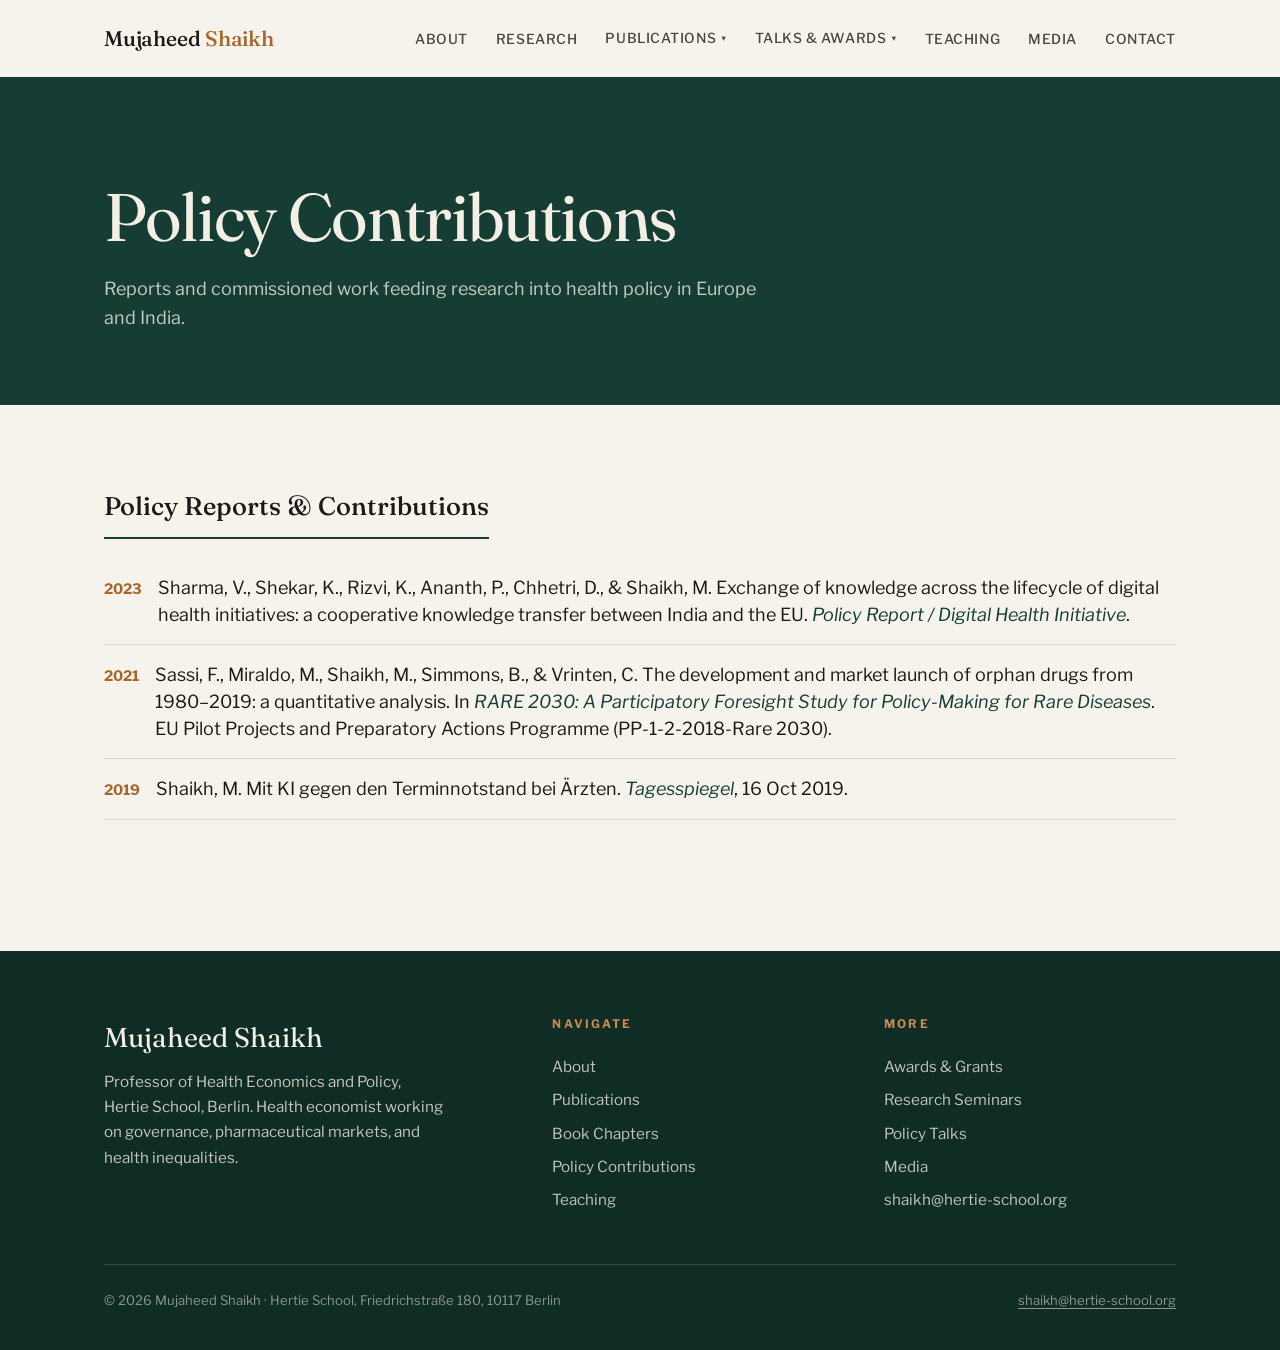
<file: policy-contributions.html>
<!DOCTYPE html>
<html lang="en">
<head>
<meta charset="UTF-8">
<meta name="viewport" content="width=device-width, initial-scale=1.0">
<title>Policy Contributions | Mujaheed Shaikh</title>
<link rel="canonical" href="https://mujaheedshaikh.com/policy-contributions.html" />
<meta name="description" content="Policy reports and contributions by Mujaheed Shaikh.">
<link rel="preconnect" href="https://fonts.googleapis.com">
<link rel="preconnect" href="https://fonts.gstatic.com" crossorigin>
<link href="https://fonts.googleapis.com/css2?family=Fraunces:ital,opsz,wght@0,9..144,300..600;1,9..144,300..500&family=Libre+Franklin:wght@300;400;500;600;700&display=swap" rel="stylesheet">
<link rel="icon" href="favicon.svg" type="image/svg+xml">
<link rel="icon" href="favicon.ico" sizes="any">
<link rel="apple-touch-icon" href="apple-touch-icon.png">
<link rel="stylesheet" href="styles.css">
</head>
<body>

<header class="site-header" id="top">
  <nav class="wrap nav">
    <a class="brand" href="index.html">Mujaheed <span>Shaikh</span></a>
    <input type="checkbox" id="nav-toggle" class="nav-toggle" hidden>
    <ul class="nav-links">
      <li><a href="index.html#about">About</a></li>
      <li><a href="index.html#research">Research</a></li>
      <li class="has-dropdown">
        <a href="peer-reviewed-publications.html" class="drop-toggle">Publications <span class="caret">&#9662;</span></a>
        <ul class="dropdown">
          <li><a href="peer-reviewed-publications.html">Peer-Reviewed Articles</a></li>
          <li><a href="book-chapters.html">Book Chapters</a></li>
          <li><a href="policy-contributions.html">Policy Contributions</a></li>
        </ul>
      </li>
      <li class="has-dropdown">
        <a href="research-seminars.html" class="drop-toggle">Talks &amp; Awards <span class="caret">&#9662;</span></a>
        <ul class="dropdown">
          <li><a href="research-seminars.html">Research Seminars</a></li>
          <li><a href="policy-talks.html">Policy Talks</a></li>
          <li><a href="awards-grants.html">Awards &amp; Grants</a></li>
        </ul>
      </li>
      <li><a href="teaching.html">Teaching</a></li>
      <li><a href="media.html">Media</a></li>
      <li><a href="index.html#contact">Contact</a></li>
    </ul>
    <label class="hamburger" for="nav-toggle" aria-label="Menu"><span></span><span></span><span></span></label>
  </nav>
</header>

<section class="page-head">
  <div class="wrap">
    <h1>Policy Contributions</h1>
    <p>Reports and commissioned work feeding research into health policy in Europe and India.</p>
  </div>
</section>

<section class="content">
  <div class="wrap">
<div class="pub-group"><h2>Policy Reports &amp; Contributions</h2><ul class="ref-list"><li><span class="yr">2023</span><span class="ref">Sharma, V., Shekar, K., Rizvi, K., Ananth, P., Chhetri, D., &amp; Shaikh, M. Exchange of knowledge across the lifecycle of digital health initiatives: a cooperative knowledge transfer between India and the EU. <span class="venue">Policy Report / Digital Health Initiative</span>.</span></li><li><span class="yr">2021</span><span class="ref">Sassi, F., Miraldo, M., Shaikh, M., Simmons, B., &amp; Vrinten, C. The development and market launch of orphan drugs from 1980&ndash;2019: a quantitative analysis. In <span class="venue">RARE 2030: A Participatory Foresight Study for Policy-Making for Rare Diseases</span>. EU Pilot Projects and Preparatory Actions Programme (PP-1-2-2018-Rare 2030).</span></li><li><span class="yr">2019</span><span class="ref">Shaikh, M. Mit KI gegen den Terminnotstand bei &Auml;rzten. <span class="venue">Tagesspiegel</span>, 16 Oct 2019.</span></li></ul></div>  </div>
</section>

<footer class="site-footer" id="contact">
  <div class="wrap">
    <div class="footer-top">
      <div class="footer-brand">
        <p class="name">Mujaheed Shaikh</p>
        <p>Professor of Health Economics and Policy, Hertie School, Berlin. Health economist working on governance, pharmaceutical markets, and health inequalities.</p>
      </div>
      <div class="footer-col">
        <h5>Navigate</h5>
        <a href="index.html#about">About</a>
        <a href="peer-reviewed-publications.html">Publications</a>
        <a href="book-chapters.html">Book Chapters</a>
        <a href="policy-contributions.html">Policy Contributions</a>
        <a href="teaching.html">Teaching</a>
      </div>
      <div class="footer-col">
        <h5>More</h5>
        <a href="awards-grants.html">Awards &amp; Grants</a>
        <a href="research-seminars.html">Research Seminars</a>
        <a href="policy-talks.html">Policy Talks</a>
        <a href="media.html">Media</a>
        <a href="mailto:shaikh@hertie-school.org">shaikh@hertie-school.org</a>
      </div>
    </div>
    <div class="footer-bottom">
      <span>&copy; <span id="year"></span> Mujaheed Shaikh &middot; Hertie School, Friedrichstra&szlig;e 180, 10117 Berlin</span>
      <span><a href="mailto:shaikh@hertie-school.org">shaikh@hertie-school.org</a></span>
    </div>
  </div>
</footer>

<script>
  const header = document.querySelector('.site-header');
  const onScroll = () => header.classList.toggle('scrolled', window.scrollY > 20);
  onScroll(); window.addEventListener('scroll', onScroll, { passive: true });
  const toggle = document.getElementById('nav-toggle');
  document.querySelectorAll('.nav-links a').forEach(a => a.addEventListener('click', () => { toggle.checked = false; }));
  document.getElementById('year').textContent = new Date().getFullYear();
</script>
</body>
</html>
</file>
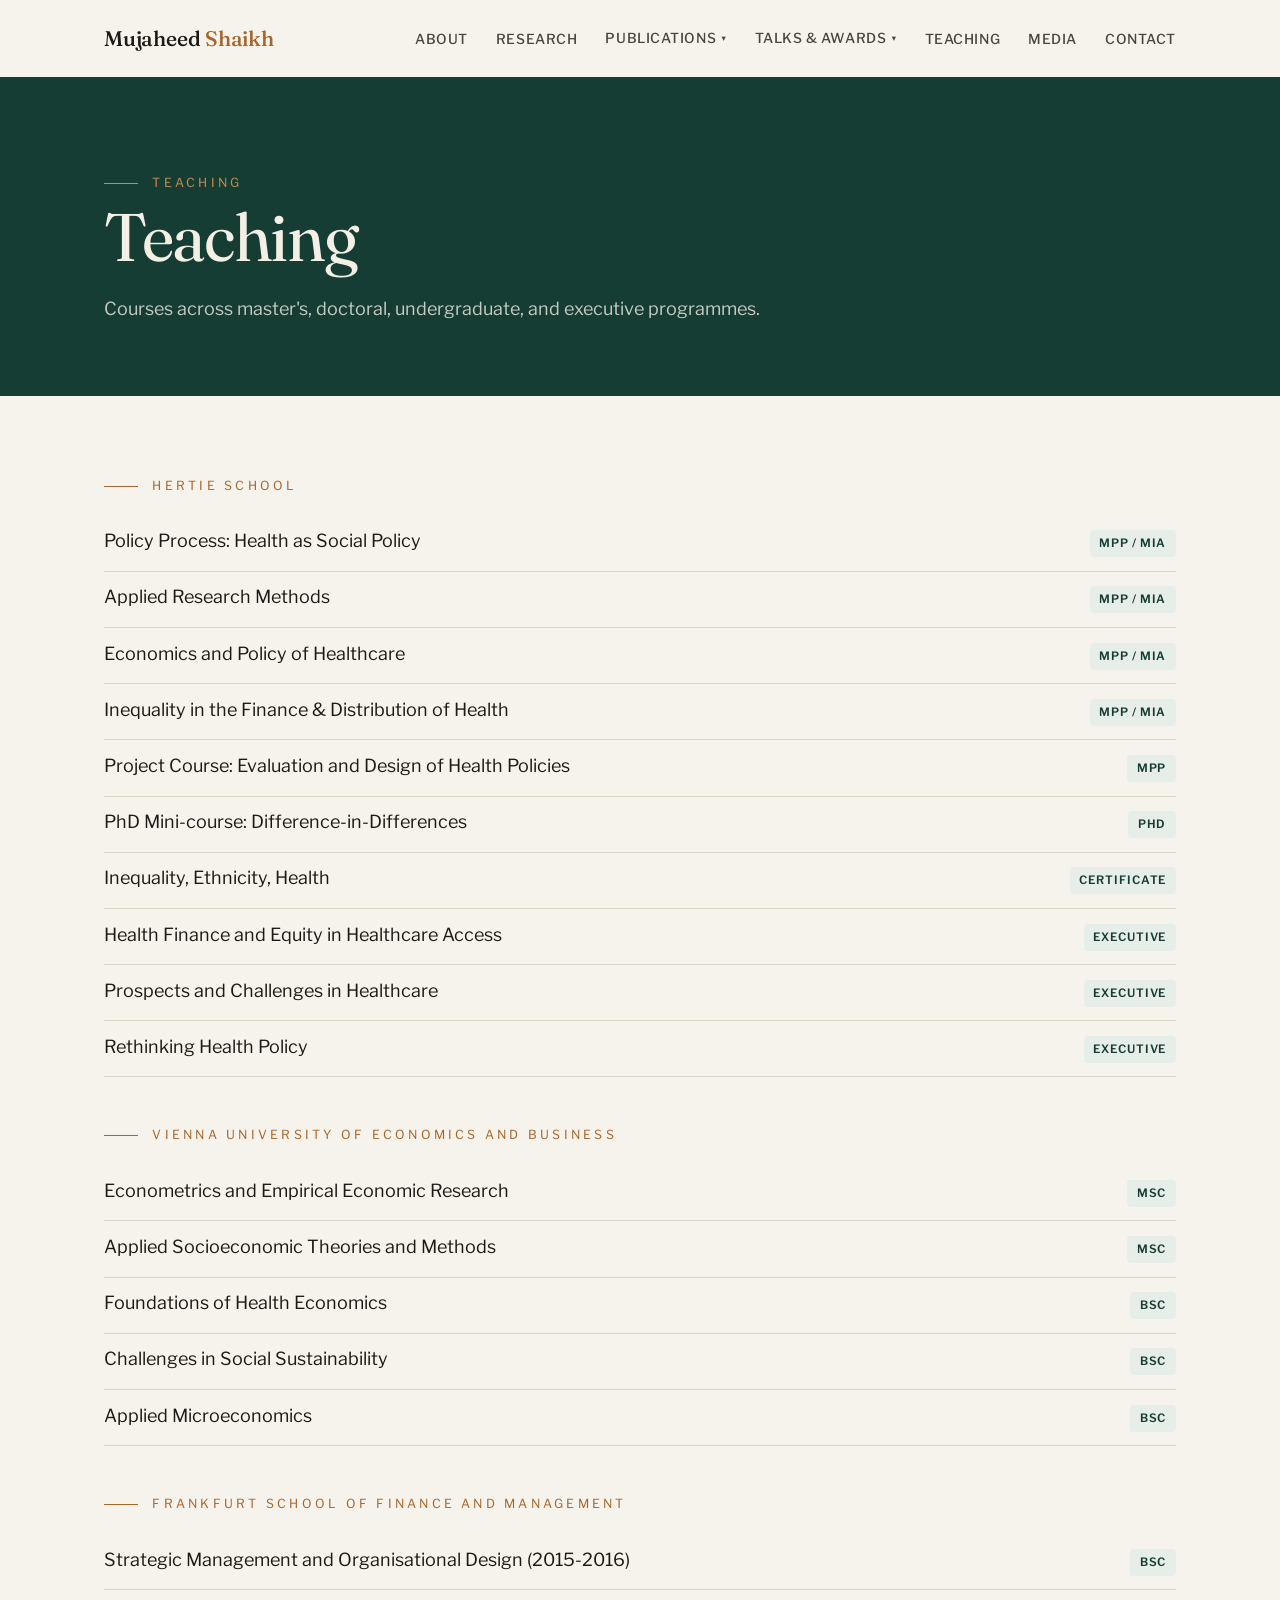
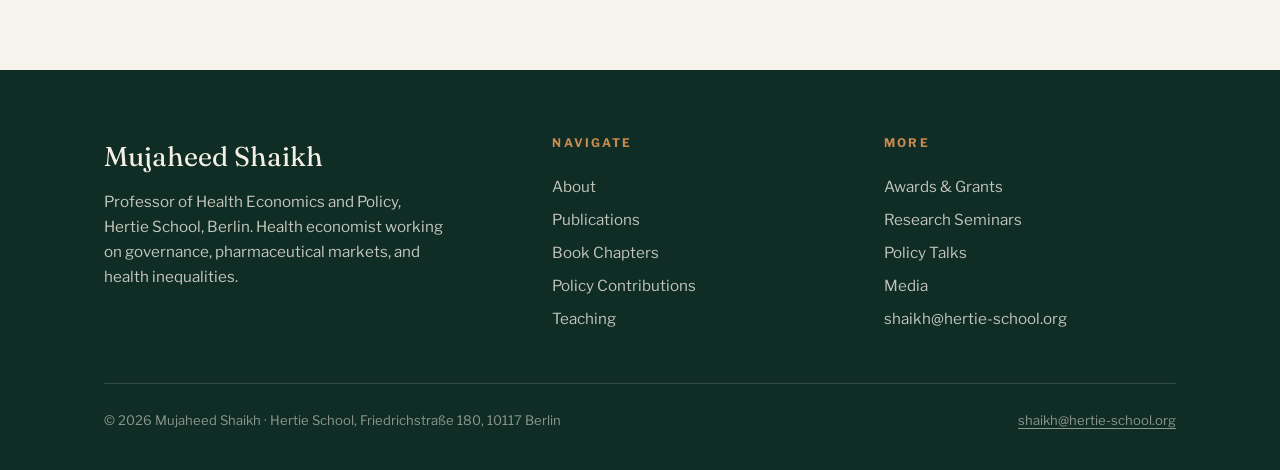
<file: teaching.html>
<!DOCTYPE html>
<html lang="en">
<head>
<meta charset="UTF-8">
<meta name="viewport" content="width=device-width, initial-scale=1.0">
<title>Teaching | Mujaheed Shaikh</title>
<link rel="canonical" href="https://mujaheedshaikh.com/teaching.html" />
<meta name="description" content="Courses taught by Mujaheed Shaikh across graduate, undergraduate, and executive programmes.">
<link rel="preconnect" href="https://fonts.googleapis.com">
<link rel="preconnect" href="https://fonts.gstatic.com" crossorigin>
<link href="https://fonts.googleapis.com/css2?family=Fraunces:ital,opsz,wght@0,9..144,300..600;1,9..144,300..500&family=Libre+Franklin:wght@300;400;500;600;700&display=swap" rel="stylesheet">
<link rel="icon" href="favicon.svg" type="image/svg+xml">
<link rel="icon" href="favicon.ico" sizes="any">
<link rel="apple-touch-icon" href="apple-touch-icon.png">
<link rel="stylesheet" href="styles.css">
</head>
<body>

<header class="site-header" id="top">
  <nav class="wrap nav">
    <a class="brand" href="index.html">Mujaheed <span>Shaikh</span></a>
    <input type="checkbox" id="nav-toggle" class="nav-toggle" hidden>
    <ul class="nav-links">
      <li><a href="index.html#about">About</a></li>
      <li><a href="index.html#research">Research</a></li>
      <li class="has-dropdown">
        <a href="peer-reviewed-publications.html" class="drop-toggle">Publications <span class="caret">&#9662;</span></a>
        <ul class="dropdown">
          <li><a href="peer-reviewed-publications.html">Peer-Reviewed Articles</a></li>
          <li><a href="book-chapters.html">Book Chapters</a></li>
          <li><a href="policy-contributions.html">Policy Contributions</a></li>
        </ul>
      </li>
      <li class="has-dropdown">
        <a href="research-seminars.html" class="drop-toggle">Talks &amp; Awards <span class="caret">&#9662;</span></a>
        <ul class="dropdown">
          <li><a href="research-seminars.html">Research Seminars</a></li>
          <li><a href="policy-talks.html">Policy Talks</a></li>
          <li><a href="awards-grants.html">Awards &amp; Grants</a></li>
        </ul>
      </li>
      <li><a href="teaching.html">Teaching</a></li>
      <li><a href="media.html">Media</a></li>
      <li><a href="index.html#contact">Contact</a></li>
    </ul>
    <label class="hamburger" for="nav-toggle" aria-label="Menu"><span></span><span></span><span></span></label>
  </nav>
</header>

<section class="page-head">
  <div class="wrap">
    <p class="section-label">Teaching</p>
    <h1>Teaching</h1>
    <p>Courses across master's, doctoral, undergraduate, and executive programmes.</p>
  </div>
</section>

<section class="content">
  <div class="wrap">
<p class="section-label">Hertie School</p>
<ul class="course-list" style="margin-bottom:3rem"><li><span class="course">Policy Process: Health as Social Policy</span><span class="level">MPP / MIA</span></li><li><span class="course">Applied Research Methods</span><span class="level">MPP / MIA</span></li><li><span class="course">Economics and Policy of Healthcare</span><span class="level">MPP / MIA</span></li><li><span class="course">Inequality in the Finance &amp; Distribution of Health</span><span class="level">MPP / MIA</span></li><li><span class="course">Project Course: Evaluation and Design of Health Policies</span><span class="level">MPP</span></li><li><span class="course">PhD Mini-course: Difference-in-Differences</span><span class="level">PhD</span></li><li><span class="course">Inequality, Ethnicity, Health</span><span class="level">Certificate</span></li><li><span class="course">Health Finance and Equity in Healthcare Access</span><span class="level">Executive</span></li><li><span class="course">Prospects and Challenges in Healthcare</span><span class="level">Executive</span></li><li><span class="course">Rethinking Health Policy</span><span class="level">Executive</span></li></ul>
<p class="section-label">Vienna University of Economics and Business</p>
<ul class="course-list" style="margin-bottom:3rem"><li><span class="course">Econometrics and Empirical Economic Research</span><span class="level">MSc</span></li><li><span class="course">Applied Socioeconomic Theories and Methods</span><span class="level">MSc</span></li><li><span class="course">Foundations of Health Economics</span><span class="level">BSc</span></li><li><span class="course">Challenges in Social Sustainability</span><span class="level">BSc</span></li><li><span class="course">Applied Microeconomics</span><span class="level">BSc</span></li></ul>
<p class="section-label">Frankfurt School of Finance and Management</p>
<ul class="course-list"><li><span class="course">Strategic Management and Organisational Design (2015-2016)</span><span class="level">BSc</span></li></ul>  </div>
</section>

<footer class="site-footer" id="contact">
  <div class="wrap">
    <div class="footer-top">
      <div class="footer-brand">
        <p class="name">Mujaheed Shaikh</p>
        <p>Professor of Health Economics and Policy, Hertie School, Berlin. Health economist working on governance, pharmaceutical markets, and health inequalities.</p>
      </div>
      <div class="footer-col">
        <h5>Navigate</h5>
        <a href="index.html#about">About</a>
        <a href="peer-reviewed-publications.html">Publications</a>
        <a href="book-chapters.html">Book Chapters</a>
        <a href="policy-contributions.html">Policy Contributions</a>
        <a href="teaching.html">Teaching</a>
      </div>
      <div class="footer-col">
        <h5>More</h5>
        <a href="awards-grants.html">Awards &amp; Grants</a>
        <a href="research-seminars.html">Research Seminars</a>
        <a href="policy-talks.html">Policy Talks</a>
        <a href="media.html">Media</a>
        <a href="mailto:shaikh@hertie-school.org">shaikh@hertie-school.org</a>
      </div>
    </div>
    <div class="footer-bottom">
      <span>&copy; <span id="year"></span> Mujaheed Shaikh &middot; Hertie School, Friedrichstra&szlig;e 180, 10117 Berlin</span>
      <span><a href="mailto:shaikh@hertie-school.org">shaikh@hertie-school.org</a></span>
    </div>
  </div>
</footer>

<script>
  const header = document.querySelector('.site-header');
  const onScroll = () => header.classList.toggle('scrolled', window.scrollY > 20);
  onScroll(); window.addEventListener('scroll', onScroll, { passive: true });
  const toggle = document.getElementById('nav-toggle');
  document.querySelectorAll('.nav-links a').forEach(a => a.addEventListener('click', () => { toggle.checked = false; }));
  document.getElementById('year').textContent = new Date().getFullYear();
</script>
</body>
</html>
</file>
<file: styles.css>
/* ============================================================
   Mujaheed Shaikh — academic site
   Shared stylesheet (used by index + all inner pages)
   ============================================================ */

:root {
  --paper:        #f6f3ec;
  --paper-2:      #efeadf;
  --ink:          #1b1a16;
  --ink-soft:     #4a463d;
  --muted:        #756f62;
  --line:         #ddd6c7;
  --pine:         #163d33;   /* primary deep green */
  --pine-2:       #0f2c25;   /* darker green */
  --pine-tint:    #e7ede9;
  --ochre:        #a8652a;   /* warm accent for links/hover */
  --ochre-soft:   #c98b4f;
  --cream:        #f3efe5;

  --serif: "Fraunces", Georgia, "Times New Roman", serif;
  --sans:  "Libre Franklin", system-ui, sans-serif;

  --maxw: 1200px;
  --gutter: clamp(1.25rem, 5vw, 5rem);
}

* { box-sizing: border-box; }

html { scroll-behavior: smooth; }

body {
  margin: 0;
  background: var(--paper);
  color: var(--ink);
  font-family: var(--sans);
  font-size: 18px;
  line-height: 1.65;
  -webkit-font-smoothing: antialiased;
  text-rendering: optimizeLegibility;
}

img { max-width: 100%; display: block; }

a { color: inherit; }

::selection { background: var(--pine); color: var(--cream); }

.wrap { max-width: var(--maxw); margin: 0 auto; padding-inline: var(--gutter); }

/* ---------- Header / nav ---------- */

.site-header {
  position: sticky;
  top: 0;
  z-index: 100;
  background: color-mix(in srgb, var(--paper) 88%, transparent);
  backdrop-filter: saturate(140%) blur(10px);
  border-bottom: 1px solid transparent;
  transition: border-color .3s ease, background .3s ease;
}
.site-header.scrolled {
  border-bottom-color: var(--line);
  background: color-mix(in srgb, var(--paper) 96%, transparent);
}
.nav {
  display: flex;
  align-items: center;
  justify-content: space-between;
  gap: 1.5rem;
  height: 76px;
}
.brand {
  font-family: var(--serif);
  font-weight: 500;
  font-size: 1.32rem;
  letter-spacing: -0.01em;
  text-decoration: none;
  color: var(--ink);
  white-space: nowrap;
}
.brand span { color: var(--ochre); }

.nav-links {
  display: flex;
  align-items: center;
  gap: clamp(1rem, 2.2vw, 2.1rem);
  list-style: none;
  margin: 0;
  padding: 0;
}
.nav-links a {
  text-decoration: none;
  font-size: 0.86rem;
  font-weight: 500;
  letter-spacing: 0.04em;
  text-transform: uppercase;
  color: var(--ink-soft);
  position: relative;
  padding-block: 4px;
  transition: color .2s ease;
}
.nav-links a::after {
  content: "";
  position: absolute;
  left: 0; bottom: 0;
  width: 0; height: 1.5px;
  background: var(--ochre);
  transition: width .25s ease;
}
.nav-links a:hover { color: var(--ink); }
.nav-links a:hover::after { width: 100%; }

.nav-toggle { display: none; }
.hamburger {
  display: none;
  flex-direction: column;
  gap: 5px;
  background: none;
  border: 0;
  cursor: pointer;
  padding: 6px;
}
.hamburger span {
  width: 26px; height: 2px;
  background: var(--ink);
  transition: transform .3s ease, opacity .3s ease;
}

/* ---------- Hero ---------- */

.hero {
  background: radial-gradient(120% 130% at 80% 0%, var(--pine) 0%, var(--pine-2) 70%);
  color: var(--cream);
  position: relative;
  overflow: hidden;
  min-height: clamp(560px, 86vh, 820px);
  display: flex;
  align-items: center;
}
.hero::before {
  content: "";
  position: absolute;
  inset: 0;
  background-image: radial-gradient(rgba(255,255,255,.04) 1px, transparent 1px);
  background-size: 4px 4px;
  opacity: .5;
  pointer-events: none;
}
.hero-inner { position: relative; z-index: 1; padding-block: 6rem; width: 100%; }
.hero-eyebrow {
  font-size: 0.82rem;
  letter-spacing: 0.28em;
  text-transform: uppercase;
  color: var(--ochre-soft);
  margin: 0 0 1.4rem;
  opacity: 0;
  animation: rise .8s ease .1s forwards;
}
.hero h1 {
  font-family: var(--serif);
  font-weight: 400;
  font-size: clamp(3rem, 9vw, 7rem);
  line-height: 0.98;
  letter-spacing: -0.025em;
  margin: 0;
  opacity: 0;
  animation: rise .9s ease .22s forwards;
}
.hero h1 em {
  font-style: italic;
  color: var(--ochre-soft);
}
.hero-sub {
  margin: 1.8rem 0 0;
  font-size: clamp(1.05rem, 2vw, 1.35rem);
  max-width: 44ch;
  color: color-mix(in srgb, var(--cream) 82%, transparent);
  opacity: 0;
  animation: rise .9s ease .38s forwards;
}
.hero-meta {
  margin-top: 2.4rem;
  display: flex;
  flex-wrap: wrap;
  gap: 0.6rem 1.6rem;
  font-size: 0.9rem;
  letter-spacing: 0.02em;
  color: color-mix(in srgb, var(--cream) 70%, transparent);
  opacity: 0;
  animation: rise .9s ease .52s forwards;
}
.hero-meta span { display: inline-flex; align-items: center; gap: .5rem; }
.hero-meta span::before {
  content: ""; width: 5px; height: 5px; border-radius: 50%;
  background: var(--ochre); display: inline-block;
}
.scroll-cue {
  position: absolute;
  left: var(--gutter);
  bottom: 2rem;
  font-size: 0.72rem;
  letter-spacing: 0.3em;
  text-transform: uppercase;
  color: color-mix(in srgb, var(--cream) 60%, transparent);
  display: flex; align-items: center; gap: .8rem;
  opacity: 0; animation: rise .9s ease .7s forwards;
}
.scroll-cue::after {
  content: ""; width: 1px; height: 34px;
  background: linear-gradient(var(--ochre-soft), transparent);
  animation: cue 1.8s ease-in-out infinite;
}
@keyframes cue { 0%,100%{transform:scaleY(.5);opacity:.4} 50%{transform:scaleY(1);opacity:1} }
@keyframes rise { to { opacity: 1; transform: translateY(0); } }
.hero-eyebrow, .hero h1, .hero-sub, .hero-meta, .scroll-cue { transform: translateY(18px); }

/* ---------- Section scaffolding ---------- */

section { padding-block: clamp(4rem, 9vw, 8rem); }

.section-label {
  font-size: 0.78rem;
  letter-spacing: 0.26em;
  text-transform: uppercase;
  color: var(--ochre);
  margin: 0 0 1.2rem;
  display: flex; align-items: center; gap: .9rem;
}
.section-label::before {
  content: ""; width: 34px; height: 1px; background: var(--ochre);
}

/* ---------- About / mission ---------- */

.about { background: var(--paper); }
.about-grid {
  display: grid;
  grid-template-columns: minmax(0, 1.5fr) minmax(0, 1fr);
  gap: clamp(2.5rem, 6vw, 5.5rem);
  align-items: start;
}
.mission {
  font-family: var(--serif);
  font-weight: 400;
  font-size: clamp(1.6rem, 3.4vw, 2.5rem);
  line-height: 1.28;
  letter-spacing: -0.015em;
  margin: 0 0 2rem;
}
.mission em { font-style: italic; color: var(--pine); }
.about-body p { color: var(--ink-soft); margin: 0 0 1.1rem; max-width: 62ch; }
.about-body a.inline { color: var(--ochre); text-decoration-thickness: 1px; text-underline-offset: 3px; }

.portrait {
  position: relative;
}
.portrait img {
  width: 100%;
  border-radius: 3px;
  filter: grayscale(12%) contrast(1.02);
  box-shadow: 0 30px 60px -30px rgba(22,61,51,.45);
}
.portrait::after {
  content: "";
  position: absolute;
  inset: 14px -14px -14px 14px;
  border: 1px solid var(--pine);
  border-radius: 3px;
  z-index: -1;
}
.portrait .credit {
  font-size: 0.74rem; color: var(--muted); margin-top: 1.4rem;
  letter-spacing: .02em;
}

.facts {
  margin-top: 2.2rem;
  border-top: 1px solid var(--line);
  padding-top: 1.4rem;
  display: grid;
  gap: 1rem;
}
.facts div { display: grid; gap: 2px; }
.facts dt { font-size: 0.74rem; letter-spacing: .16em; text-transform: uppercase; color: var(--muted); }
.facts dd { margin: 0; font-size: 0.98rem; color: var(--ink); }

/* ---------- Research themes ---------- */

.research { background: var(--paper-2); }
.theme {
  display: grid;
  grid-template-columns: 7rem 1fr;
  gap: clamp(1.5rem, 4vw, 3.5rem);
  padding-block: clamp(2.6rem, 5vw, 4rem);
  border-top: 1px solid var(--line);
}
.research .theme:first-of-type { border-top: 0; }
.theme-num {
  font-family: var(--serif);
  font-size: 2.4rem;
  color: var(--ochre);
  line-height: 1;
  font-weight: 300;
}
.theme h3 {
  font-family: var(--serif);
  font-weight: 500;
  font-size: clamp(1.7rem, 3.2vw, 2.4rem);
  line-height: 1.1;
  letter-spacing: -0.015em;
  margin: 0 0 1rem;
}
.theme p.lede { color: var(--ink-soft); margin: 0 0 1.8rem; max-width: 64ch; }

.pub-list { list-style: none; margin: 0; padding: 0; display: grid; gap: 0; }
.pub-list li { border-top: 1px solid var(--line); }
.pub-list li:last-child { border-bottom: 1px solid var(--line); }
.pub-list a {
  display: grid;
  grid-template-columns: 1fr auto;
  gap: 1rem;
  align-items: baseline;
  text-decoration: none;
  padding: 1rem 0;
  transition: padding-left .25s ease, color .2s ease;
}
.pub-list a:hover { padding-left: 14px; color: var(--pine); }
.pub-title { font-weight: 500; line-height: 1.4; }
.pub-title .where { display: block; font-size: 0.86rem; color: var(--muted); font-weight: 400; margin-top: 2px; }
.pub-year { font-variant-numeric: tabular-nums; color: var(--ochre); font-weight: 600; font-size: .9rem; white-space: nowrap; }

.theme-more {
  margin-top: 1.6rem;
  display: inline-flex;
  align-items: center;
  gap: .6rem;
  font-size: 0.82rem;
  letter-spacing: 0.12em;
  text-transform: uppercase;
  font-weight: 600;
  color: var(--pine);
  text-decoration: none;
}
.theme-more .arrow { transition: transform .25s ease; }
.theme-more:hover .arrow { transform: translateX(5px); }

/* ---------- Press / media ---------- */

.press { background: var(--pine); color: var(--cream); }
.press .section-label { color: var(--ochre-soft); }
.press .section-label::before { background: var(--ochre-soft); }
.press h2 {
  font-family: var(--serif);
  font-weight: 400;
  font-size: clamp(2rem, 5vw, 3.4rem);
  line-height: 1.05;
  letter-spacing: -0.02em;
  margin: 0 0 3rem;
  max-width: 18ch;
}
.press h2 em { font-style: italic; color: var(--ochre-soft); }
.press-grid { display: grid; grid-template-columns: repeat(auto-fit, minmax(260px, 1fr)); gap: 0; }
.press-item {
  padding: 1.8rem 0;
  border-top: 1px solid rgba(255,255,255,.16);
}
.press-item a { text-decoration: none; color: var(--cream); }
.press-item .outlet {
  font-size: 0.74rem; letter-spacing: .18em; text-transform: uppercase;
  color: var(--ochre-soft); margin-bottom: .7rem;
}
.press-item .headline { font-size: 1.12rem; line-height: 1.35; transition: color .2s; }
.press-item a:hover .headline { color: var(--ochre-soft); }
.outlet-strip {
  margin-top: 2.6rem; padding-top: 1.8rem;
  border-top: 1px solid rgba(255,255,255,.16);
  display: flex; flex-wrap: wrap; gap: .6rem 1.6rem;
  font-size: 0.82rem; color: color-mix(in srgb, var(--cream) 62%, transparent);
  letter-spacing: .03em;
}

/* ---------- Work in progress ---------- */

.wip { background: var(--paper); }
.wip-grid { display: grid; grid-template-columns: repeat(auto-fit, minmax(280px, 1fr)); gap: 1.4rem; }
.wip-card {
  background: var(--cream);
  border: 1px solid var(--line);
  border-radius: 4px;
  padding: 1.6rem 1.6rem 1.5rem;
  transition: transform .25s ease, box-shadow .25s ease;
}
.wip-card:hover { transform: translateY(-4px); box-shadow: 0 24px 40px -26px rgba(22,61,51,.4); }
.wip-card .status {
  font-size: 0.72rem; letter-spacing: .14em; text-transform: uppercase;
  color: var(--ochre); font-weight: 700; margin-bottom: .8rem;
}
.wip-card h4 { font-family: var(--serif); font-weight: 500; font-size: 1.18rem; line-height: 1.3; margin: 0 0 .5rem; }
.wip-card .auth { font-size: .88rem; color: var(--muted); margin: 0; }

/* ---------- Footer ---------- */

.site-footer { background: var(--pine-2); color: color-mix(in srgb, var(--cream) 80%, transparent); padding-block: 4rem 2.4rem; }
.footer-top { display: grid; grid-template-columns: 1.4fr 1fr 1fr; gap: 2.5rem; }
.footer-brand .name { font-family: var(--serif); font-size: 1.7rem; color: var(--cream); margin: 0 0 .6rem; }
.footer-brand p { margin: 0; max-width: 34ch; font-size: .95rem; }
.footer-col h5 { font-size: .74rem; letter-spacing: .18em; text-transform: uppercase; color: var(--ochre-soft); margin: 0 0 1rem; }
.footer-col a { display: block; text-decoration: none; color: color-mix(in srgb, var(--cream) 78%, transparent); padding: .25rem 0; font-size: .95rem; transition: color .2s; }
.footer-col a:hover { color: var(--cream); }
.footer-bottom {
  margin-top: 3rem; padding-top: 1.6rem;
  border-top: 1px solid rgba(255,255,255,.14);
  display: flex; flex-wrap: wrap; gap: 1rem; justify-content: space-between;
  font-size: .82rem; color: color-mix(in srgb, var(--cream) 55%, transparent);
}
.footer-bottom a { color: inherit; text-decoration: underline; text-underline-offset: 3px; }

/* ---------- Reveal animation ---------- */

.reveal { opacity: 0; transform: translateY(26px); transition: opacity .7s ease, transform .7s ease; }
.reveal.in { opacity: 1; transform: none; }

/* ---------- Inner-page content (publications etc.) ---------- */

.page-head { background: var(--pine); color: var(--cream); padding-block: clamp(3.5rem, 8vw, 6rem) clamp(3rem, 6vw, 4.5rem); }
.page-head h1 { font-family: var(--serif); font-weight: 400; font-size: clamp(2.4rem, 6vw, 4.2rem); letter-spacing: -0.02em; margin: .6rem 0 0; line-height: 1.02; }
.page-head .section-label { color: var(--ochre-soft); margin: 0; }
.page-head .section-label::before { background: var(--ochre-soft); }
.page-head p { color: color-mix(in srgb, var(--cream) 80%, transparent); max-width: 56ch; margin: 1.4rem 0 0; }

.content { padding-block: clamp(3rem, 7vw, 5rem); }
.pub-group { margin-bottom: 3.2rem; }
.pub-group > h2 {
  font-family: var(--serif); font-weight: 500; font-size: 1.6rem;
  margin: 0 0 1.2rem; padding-bottom: .6rem; border-bottom: 2px solid var(--pine);
  display: inline-block;
}
.ref-list { list-style: none; margin: 0; padding: 0; }
.ref-list li {
  padding: 1rem 0; border-bottom: 1px solid var(--line);
  display: grid; grid-template-columns: auto 1fr; gap: 1rem; align-items: baseline;
}
.ref-list li .yr { font-variant-numeric: tabular-nums; color: var(--ochre); font-weight: 700; font-size: .9rem; }
.ref-list li .ref { line-height: 1.5; }
.ref-list li .ref .venue { font-style: italic; color: var(--pine); }
.ref-list li .ref a { color: var(--ochre); text-underline-offset: 3px; }

/* ---------- Responsive ---------- */

@media (max-width: 860px) {
  body { font-size: 17px; }
  .hamburger { display: flex; }
  .nav-links {
    position: fixed;
    inset: 76px 0 auto 0;
    flex-direction: column;
    align-items: flex-start;
    gap: 0;
    background: var(--paper);
    border-bottom: 1px solid var(--line);
    padding: 1rem var(--gutter) 1.6rem;
    transform: translateY(-120%);
    transition: transform .35s cubic-bezier(.4,0,.2,1);
    box-shadow: 0 20px 30px -20px rgba(0,0,0,.25);
  }
  .nav-links a { font-size: 1rem; padding-block: .7rem; width: 100%; }
  .nav-toggle:checked ~ .nav-links { transform: translateY(0); }
  .nav-toggle:checked ~ .hamburger span:nth-child(1) { transform: translateY(7px) rotate(45deg); }
  .nav-toggle:checked ~ .hamburger span:nth-child(2) { opacity: 0; }
  .nav-toggle:checked ~ .hamburger span:nth-child(3) { transform: translateY(-7px) rotate(-45deg); }

  .about-grid { grid-template-columns: 1fr; }
  .portrait { max-width: 360px; }
  .portrait::after { inset: 10px -10px -10px 10px; }
  .theme { grid-template-columns: 1fr; gap: .4rem; }
  .theme-num { font-size: 1.8rem; }
  .footer-top { grid-template-columns: 1fr; gap: 2rem; }
  .pub-list a { grid-template-columns: 1fr; gap: .2rem; }
  .pub-year { order: -1; }
}

@media (prefers-reduced-motion: reduce) {
  * { animation: none !important; transition: none !important; }
  .reveal { opacity: 1; transform: none; }
}

/* ============================================================
   Inner-page variants: grants, awards, talks, seminars, teaching
   ============================================================ */

/* generic intro lead under page head content */
.content-lead { color: var(--ink-soft); max-width: 64ch; margin: 0 0 2.6rem; font-size: 1.05rem; }

/* two-up grid for grants / cards */
.card-grid { display: grid; grid-template-columns: repeat(auto-fit, minmax(320px, 1fr)); gap: 1.4rem; }
.grant-card {
  background: var(--cream);
  border: 1px solid var(--line);
  border-left: 3px solid var(--pine);
  border-radius: 4px;
  padding: 1.7rem 1.7rem 1.5rem;
}
.grant-card h3 { font-family: var(--serif); font-weight: 500; font-size: 1.28rem; line-height: 1.25; margin: 0 0 .9rem; }
.grant-card .funder { color: var(--ink-soft); font-size: .95rem; margin: 0 0 .9rem; }
.grant-card .joint { color: var(--muted); font-size: .86rem; font-style: italic; margin: .6rem 0 0; }
.grant-meta { display: flex; flex-wrap: wrap; gap: .5rem .8rem; align-items: center; }
.pill {
  display: inline-block; font-size: .74rem; letter-spacing: .04em;
  padding: .28rem .7rem; border-radius: 999px;
  background: var(--pine-tint); color: var(--pine); font-weight: 600;
}
.pill.amount { background: var(--pine); color: var(--cream); }
.pill.year { background: transparent; border: 1px solid var(--ochre); color: var(--ochre); }

/* award rows */
.award-list { list-style: none; margin: 0; padding: 0; }
.award-list li {
  display: grid; grid-template-columns: 6.5rem 1fr; gap: 1.2rem;
  padding: 1.1rem 0; border-bottom: 1px solid var(--line); align-items: baseline;
}
.award-list .when { font-variant-numeric: tabular-nums; color: var(--ochre); font-weight: 700; font-size: .9rem; }
.award-list .what { line-height: 1.45; }
.award-list .what strong { font-weight: 600; }
.award-list .what .org { display: block; color: var(--muted); font-size: .9rem; margin-top: 1px; }

/* talks timeline */
.talk-list { list-style: none; margin: 0; padding: 0; }
.talk-list li {
  display: grid; grid-template-columns: 5rem 1fr; gap: 1.4rem;
  padding: 1.5rem 0; border-top: 1px solid var(--line);
}
.talk-list .t-year { font-family: var(--serif); font-size: 1.5rem; color: var(--ochre); line-height: 1; }
.talk-list .t-role { font-size: .72rem; letter-spacing: .14em; text-transform: uppercase; color: var(--pine); font-weight: 700; margin-bottom: .4rem; }
.talk-list .t-event { font-family: var(--serif); font-size: 1.22rem; font-weight: 500; line-height: 1.25; margin: 0 0 .3rem; }
.talk-list .t-title { color: var(--ink-soft); margin: 0; }

/* institution / seminar lists in columns */
.col-list { columns: 2; column-gap: 3rem; list-style: none; margin: 0; padding: 0; }
.col-list li {
  break-inside: avoid; padding: .55rem 0 .55rem 1.4rem; position: relative;
  border-bottom: 1px solid var(--line); line-height: 1.4;
}
.col-list li::before {
  content: ""; position: absolute; left: 0; top: 1rem;
  width: 6px; height: 6px; border-radius: 50%; background: var(--ochre);
}
.col-list .tally { color: var(--muted); font-size: .82rem; }

/* teaching course rows */
.course-list { list-style: none; margin: 0; padding: 0; }
.course-list li {
  display: flex; justify-content: space-between; gap: 1rem; align-items: baseline;
  padding: .85rem 0; border-bottom: 1px solid var(--line);
}
.course-list .course { line-height: 1.35; }
.course-list .level {
  font-size: .72rem; letter-spacing: .08em; text-transform: uppercase;
  color: var(--pine); font-weight: 600; white-space: nowrap;
  background: var(--pine-tint); padding: .25rem .6rem; border-radius: 4px;
}

@media (max-width: 860px) {
  .col-list { columns: 1; }
  .award-list li { grid-template-columns: 1fr; gap: .2rem; }
  .talk-list li { grid-template-columns: 1fr; gap: .3rem; }
}

/* ============================================================
   Photo backgrounds (hero + page headers)
   Set the image via inline style="--bg:url('file.jpg')".
   Falls back gracefully to solid green if the file is missing.
   ============================================================ */

.hero.has-photo {
  background:
    linear-gradient(100deg,
      rgba(15,44,37,.94) 0%,
      rgba(15,44,37,.80) 42%,
      rgba(22,61,51,.55) 100%),
    var(--bg) center 28% / cover no-repeat;
}

.page-head.has-photo {
  background:
    linear-gradient(rgba(15,44,37,.88), rgba(15,44,37,.80)),
    var(--bg) center 30% / cover no-repeat;
  position: relative;
}

/* slight parallax-ish fixed feel on large screens */
@media (min-width: 900px) and (prefers-reduced-motion: no-preference) {
  .hero.has-photo, .page-head.has-photo { background-attachment: fixed, fixed; }
}

/* ============================================================
   Nav dropdowns
   ============================================================ */
.nav-links .has-dropdown { position: relative; }
.nav-links .drop-toggle { display: inline-flex; align-items: center; gap: .34rem; }
.nav-links .caret { font-size: .62em; line-height: 1; transition: transform .25s ease; }
.nav-links .has-dropdown:hover .caret,
.nav-links .has-dropdown:focus-within .caret { transform: rotate(180deg); }

.nav-links .dropdown {
  position: absolute;
  top: calc(100% + 12px);
  left: -0.9rem;
  min-width: 236px;
  list-style: none;
  margin: 0;
  padding: .45rem;
  background: var(--paper);
  border: 1px solid var(--line);
  border-radius: 7px;
  box-shadow: 0 22px 44px -26px rgba(22,61,51,.55);
  opacity: 0; visibility: hidden; transform: translateY(8px);
  transition: opacity .22s ease, transform .22s ease, visibility .22s;
  z-index: 200;
}
.nav-links .dropdown::before {           /* invisible hover bridge */
  content: ""; position: absolute; top: -14px; left: 0; right: 0; height: 14px;
}
.nav-links .has-dropdown:hover .dropdown,
.nav-links .has-dropdown:focus-within .dropdown {
  opacity: 1; visibility: visible; transform: translateY(0);
}
.nav-links .dropdown li { width: 100%; }
.nav-links .dropdown a {
  display: block;
  padding: .62rem .8rem;
  font-size: .92rem;
  font-weight: 500;
  letter-spacing: 0;
  text-transform: none;
  color: var(--ink-soft);
  border-radius: 5px;
}
.nav-links .dropdown a::after { display: none; }
.nav-links .dropdown a:hover { background: var(--pine-tint); color: var(--pine); }

/* dropdowns inside the mobile stacked menu: show children inline */
@media (max-width: 860px) {
  .nav-links .has-dropdown { width: 100%; display: block; }
  .nav-links .caret { display: none; }
  .nav-links .dropdown {
    position: static; opacity: 1; visibility: visible; transform: none;
    box-shadow: none; border: none; background: transparent;
    padding: 0 0 .5rem 1rem; min-width: 0;
  }
  .nav-links .dropdown::before { display: none; }
  .nav-links .dropdown a { padding: .5rem 0; font-size: .98rem; color: var(--muted); }
}
</file>
